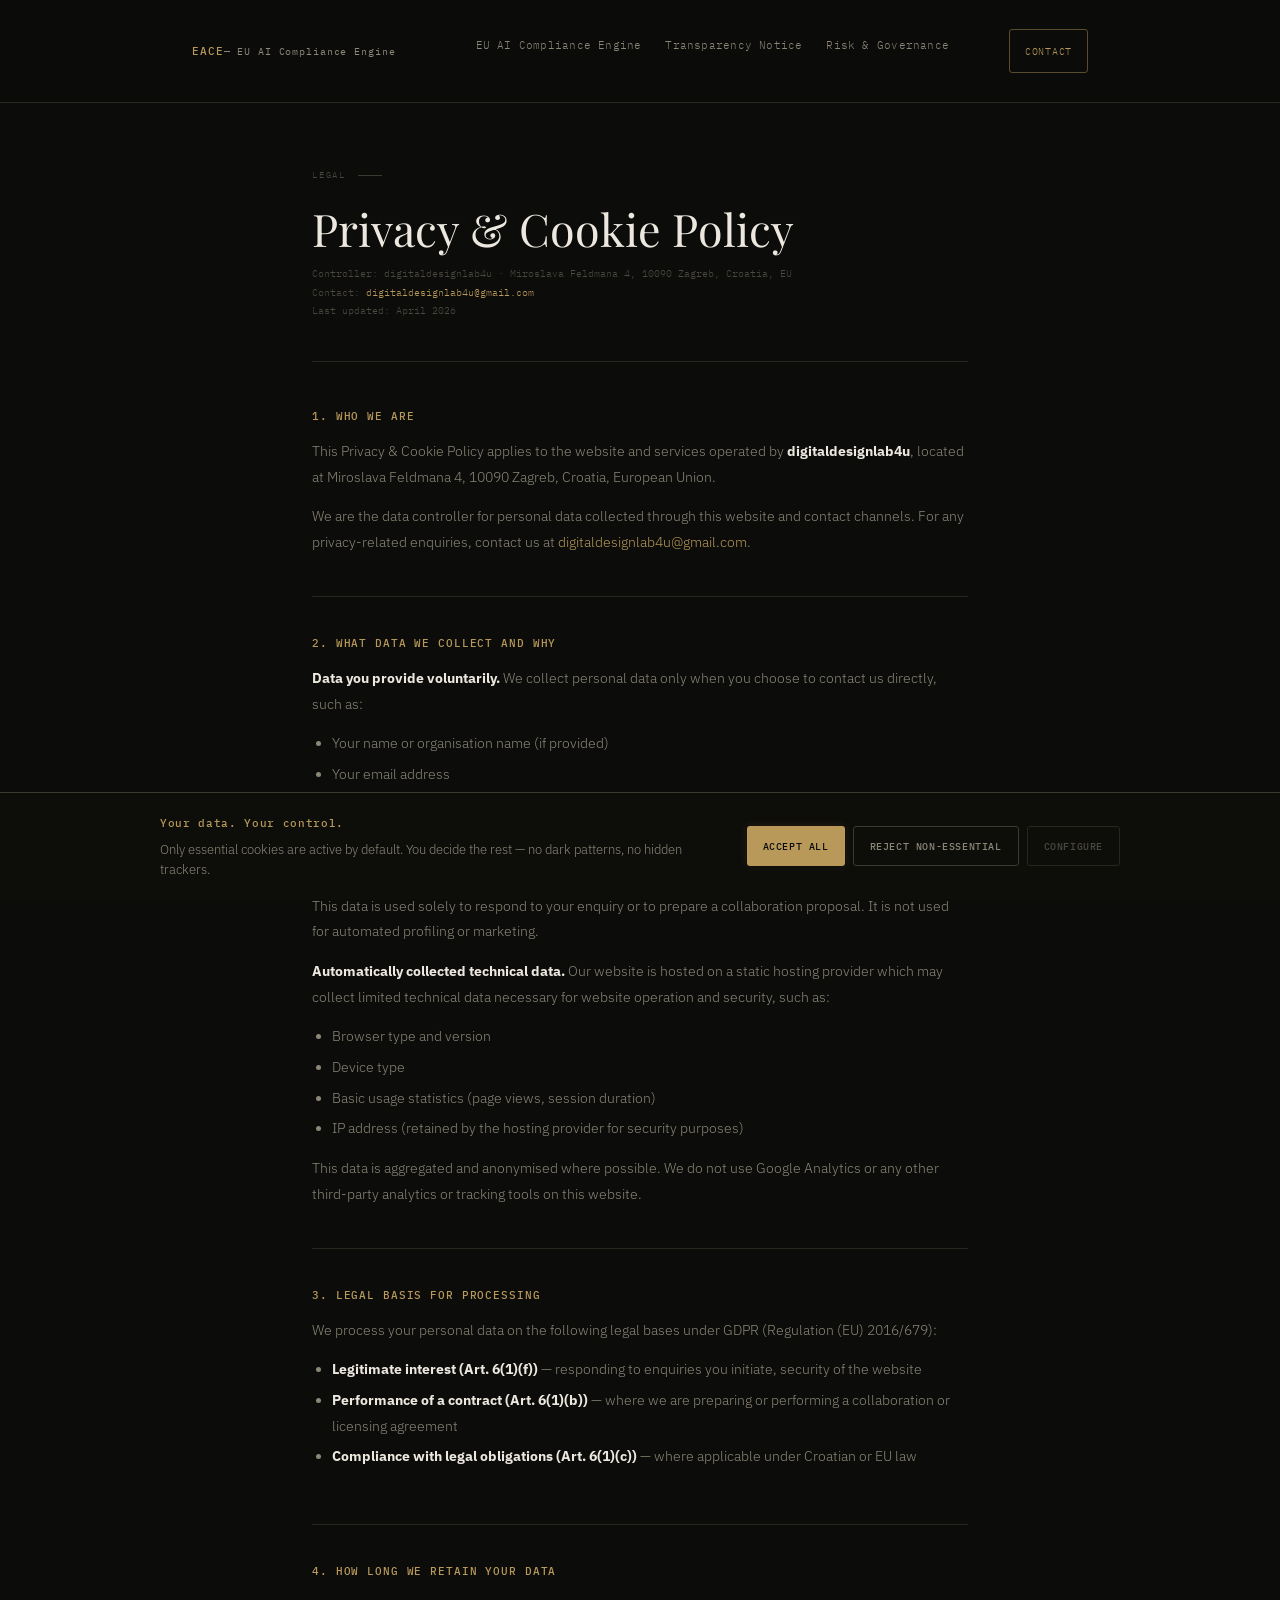
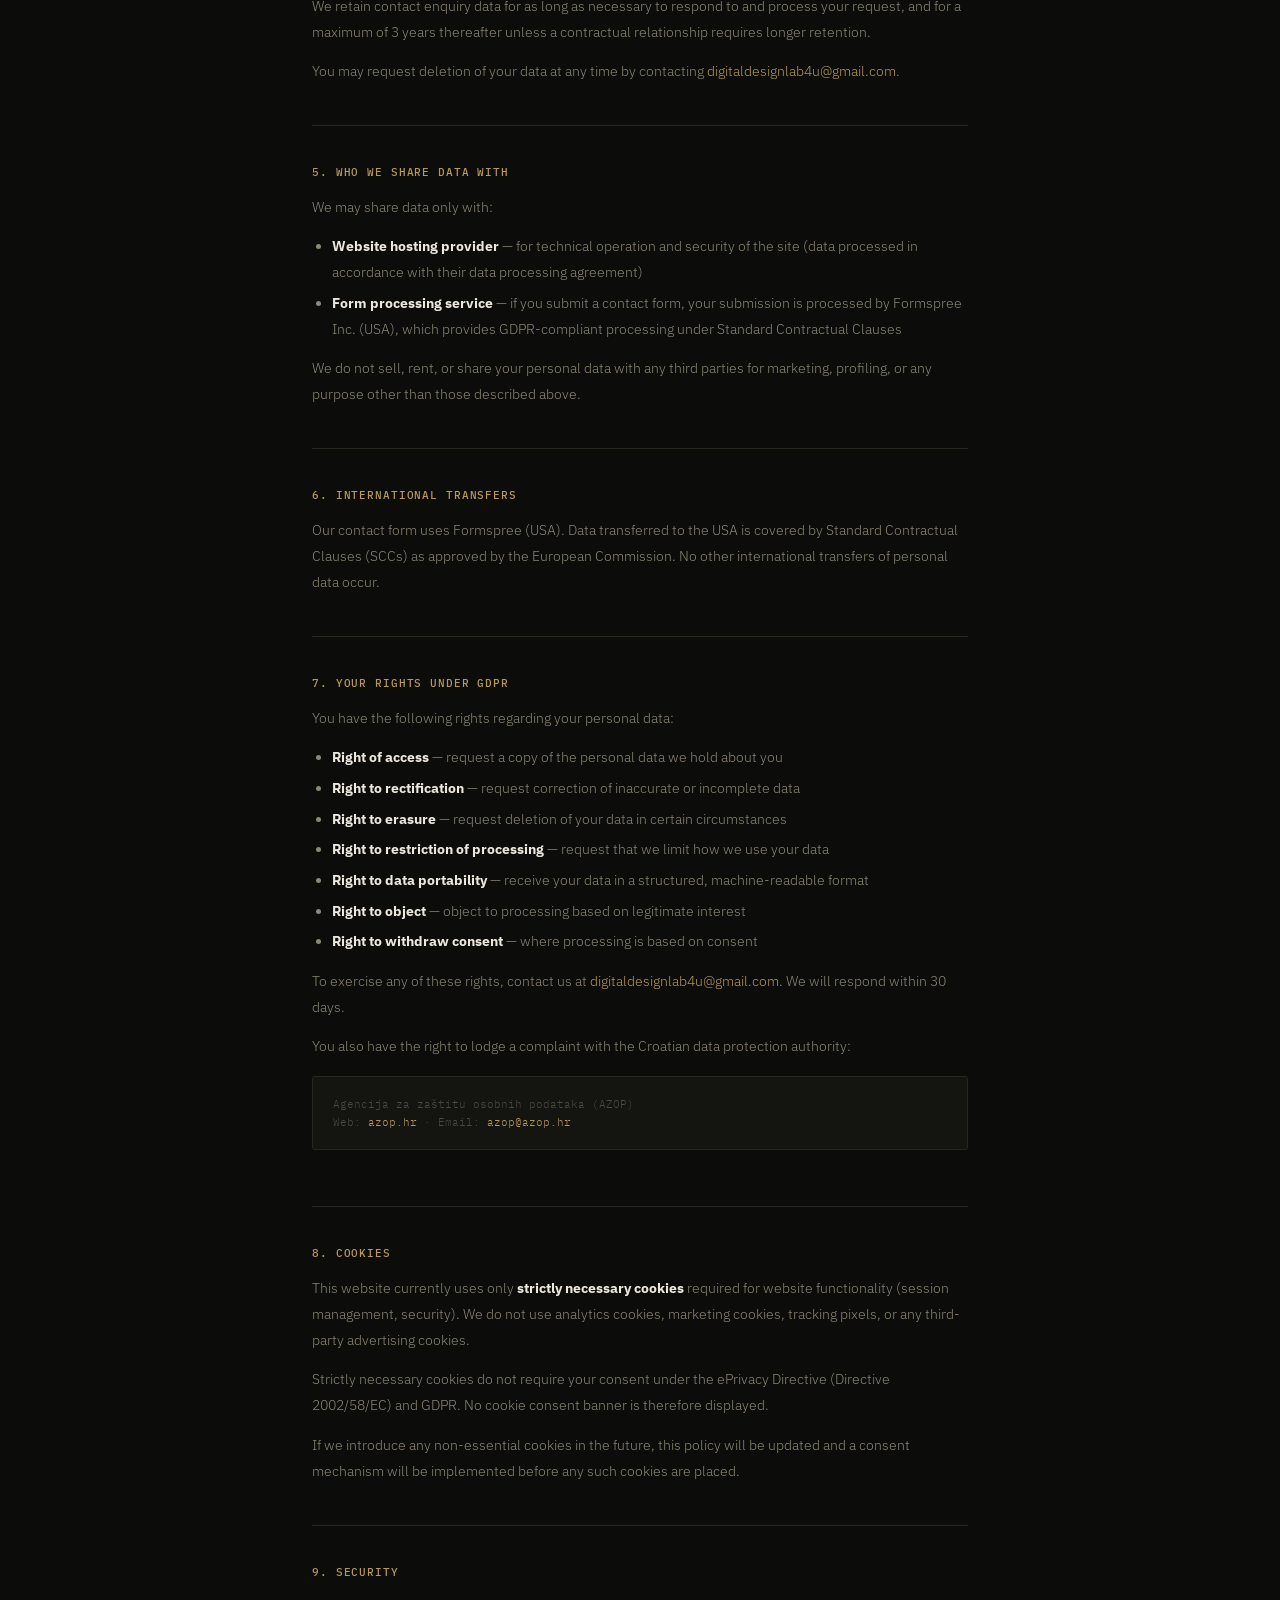
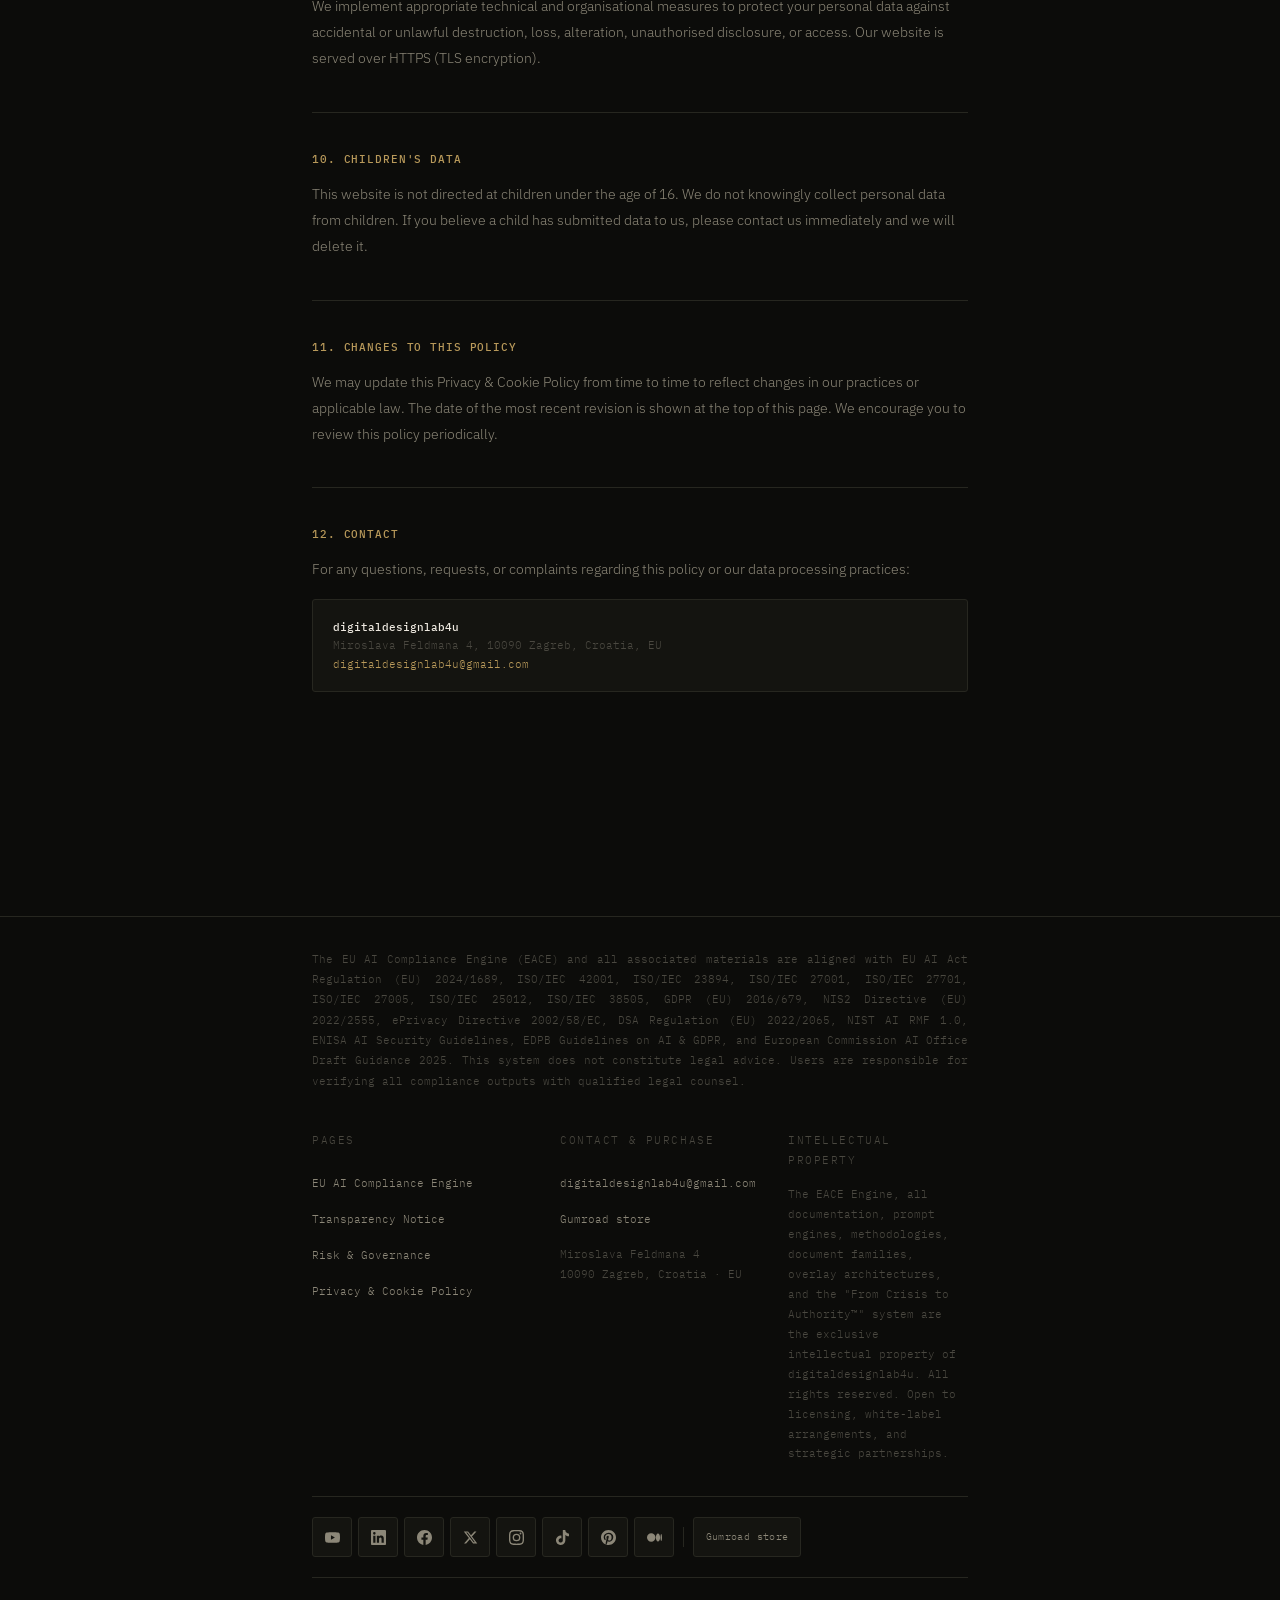
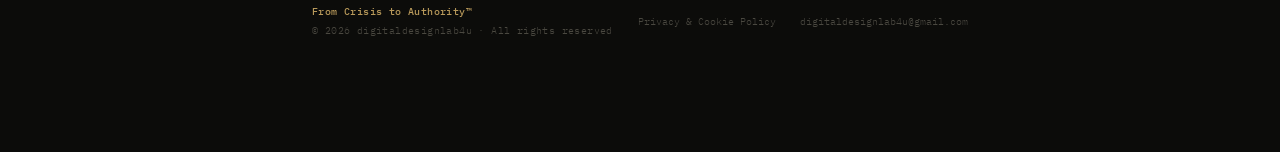
<file: privacy.html>
<!DOCTYPE html>
<html lang="en">
<head>
<meta charset="UTF-8">
<meta name="viewport" content="width=device-width, initial-scale=1.0">
<title>EACE — Privacy & Cookie Policy</title>
<meta name="description" content="Privacy and Cookie Policy for digitaldesignlab4u and the EU AI Compliance Engine (EACE).">
<meta name="robots" content="noindex, follow">
<link rel="preconnect" href="https://fonts.googleapis.com">
<link href="https://fonts.googleapis.com/css2?family=Playfair+Display:ital,wght@0,400;0,500;1,400&family=IBM+Plex+Mono:wght@400;500&family=IBM+Plex+Sans:wght@300;400;500&display=swap" rel="stylesheet">
<link rel="stylesheet" href="eace-style.css">
<style>
*{box-sizing:border-box;margin:0;padding:0}
:root{
  --serif:'Playfair Display',Georgia,serif;
  --sans:'IBM Plex Sans',-apple-system,sans-serif;
  --mono:'IBM Plex Mono',monospace;
  --bg:#0c0c0a;--bg2:#141410;--line:#272720;--line2:#3a3a30;
  --ink:#ede8df;--muted:#8c8778;--faint:#4a4840;--gold:#b8995a;--r:3px;
}
html{scroll-behavior:smooth}
body{overflow-x:hidden;background:var(--bg);color:var(--ink);font-family:var(--sans);font-weight:300;-webkit-font-smoothing:antialiased;line-height:1.7}
.wrap{max-width:720px;margin:0 auto;padding:0 2rem 5rem}
nav{background:rgba(12,12,10,0.97);border-bottom:0.5px solid var(--line);position:sticky;top:0;z-index:100}
.nav-inner{display:flex;align-items:center;justify-content:space-between;padding:1rem 2rem;max-width:960px;margin:0 auto;gap:1rem;flex-wrap:wrap}
.nav-logo{font-family:var(--mono);font-size:11px;font-weight:500;letter-spacing:0.08em;color:var(--gold);text-decoration:none}
.nav-logo span{color:var(--muted);font-weight:400}
.nav-links{display:flex;list-style:none;gap:2px;flex-wrap:wrap}
.nav-links a{font-family:var(--mono);font-size:10.5px;color:var(--muted);text-decoration:none;padding:5px 11px;border-radius:var(--r)}
.nav-links a:hover{color:var(--ink)}
.nav-contact{font-family:var(--mono);font-size:10px;letter-spacing:0.07em;text-transform:uppercase;color:var(--gold);border:0.5px solid rgba(184,153,90,0.45);padding:6px 15px;border-radius:var(--r);text-decoration:none}
.nav-contact:hover{background:rgba(184,153,90,0.07)}

header{padding:4rem 0 2.5rem;border-bottom:0.5px solid var(--line);margin-bottom:3rem}
.eyebrow{font-family:var(--mono);font-size:9px;letter-spacing:0.2em;color:var(--faint);text-transform:uppercase;margin-bottom:1.25rem}
h1{font-family:var(--serif);font-size:clamp(1.8rem,4vw,2.8rem);color:var(--ink);font-weight:400;line-height:1.1;margin-bottom:0.5rem}
.updated{font-family:var(--mono);font-size:10px;color:var(--faint);margin-top:0.75rem}

.policy-section{margin-bottom:2.5rem;padding-bottom:2.5rem;border-bottom:0.5px solid var(--line)}
.policy-section:last-child{border-bottom:none}
h2{font-family:var(--mono);font-size:11px;font-weight:500;letter-spacing:0.08em;text-transform:uppercase;color:var(--gold);margin-bottom:1rem}
p{font-size:14px;color:var(--muted);line-height:1.85;margin-bottom:0.85rem}
p:last-child{margin-bottom:0}
ul{margin:0.5rem 0 0.85rem 1.25rem;padding:0}
ul li{font-size:14px;color:var(--muted);line-height:1.85;margin-bottom:0.3rem}
a{color:var(--gold);text-decoration:none}
a:hover{opacity:0.75}
.highlight-box{background:var(--bg2);border:0.5px solid var(--line);border-radius:var(--r);padding:1.1rem 1.25rem;margin:1rem 0}
.highlight-box p{font-family:var(--mono);font-size:10.5px;color:var(--faint);line-height:1.75;margin:0}

footer{border-top:0.5px solid var(--line);padding:2rem 0;margin-top:3rem}
footer p{font-family:var(--mono);font-size:10px;color:var(--faint);line-height:1.9}
footer a{color:var(--muted);text-decoration:none}
footer a:hover{color:var(--gold)}

@media(max-width:600px){
  .nav-links{display:none !important}
  .nav-contact{display:none !important}
  .nav-logo span{display:none !important}
  .nav-inner{height:52px;padding:0 1.25rem !important}
}
@media(min-width:601px) and (max-width:900px){
  .nav-links a{font-size:9.5px !important;padding:3px 6px !important}
}
</style>





</head>
<body>

<nav id="main-nav" aria-label="Main navigation">
  <div class="nav-inner">
    <a href="eace_homepage.html" class="nav-logo" aria-label="EACE Home">EACE <span>— EU AI Compliance Engine</span></a>
    <ul class="nav-links">
      <li><a href="eace_homepage.html">EU AI Compliance Engine</a></li>
      <li><a href="transparency.html" >Transparency Notice</a></li>
      <li><a href="risk-governance.html" >Risk &amp; Governance</a></li>
    </ul>
        <a href="#" class="nav-contact">Contact</a>
    <button class="hamburger" id="hamburger" aria-label="Open navigation menu" aria-expanded="false" aria-controls="mobile-menu">
      <span></span><span></span><span></span>
    </button>
  </div>
</nav>
<!-- MOBILE MENU -->
<div class="mobile-menu" id="mobile-menu" role="navigation" aria-label="Mobile navigation">
  <a href="eace_homepage.html">EU AI Compliance Engine</a>
  <a href="transparency.html">Transparency Notice</a>
  <a href="risk-governance.html">Risk &amp; Governance</a>
  <a href="eace_homepage.html#contact" class="mm-contact">Contact →</a>
</div>

<div class="wrap">
<header>
  <p class="eyebrow">Legal</p>
  <h1>Privacy & Cookie Policy</h1>
  <p class="updated">Controller: digitaldesignlab4u · Miroslava Feldmana 4, 10090 Zagreb, Croatia, EU<br>
  Contact: <a href="mailto:digitaldesignlab4u@gmail.com">digitaldesignlab4u@gmail.com</a><br>
  Last updated: April 2026</p>
</header>

<div class="policy-section">
  <h2>1. Who we are</h2>
  <p>This Privacy & Cookie Policy applies to the website and services operated by <strong style="color:var(--ink)">digitaldesignlab4u</strong>, located at Miroslava Feldmana 4, 10090 Zagreb, Croatia, European Union.</p>
  <p>We are the data controller for personal data collected through this website and contact channels. For any privacy-related enquiries, contact us at <a href="mailto:digitaldesignlab4u@gmail.com">digitaldesignlab4u@gmail.com</a>.</p>
</div>

<div class="policy-section">
  <h2>2. What data we collect and why</h2>
  <p><strong style="color:var(--ink)">Data you provide voluntarily.</strong> We collect personal data only when you choose to contact us directly, such as:</p>
  <ul>
    <li>Your name or organisation name (if provided)</li>
    <li>Your email address</li>
    <li>The content of your message</li>
    <li>The type of enquiry you select</li>
    <li>Any additional information you choose to share</li>
  </ul>
  <p>This data is used solely to respond to your enquiry or to prepare a collaboration proposal. It is not used for automated profiling or marketing.</p>
  <p><strong style="color:var(--ink)">Automatically collected technical data.</strong> Our website is hosted on a static hosting provider which may collect limited technical data necessary for website operation and security, such as:</p>
  <ul>
    <li>Browser type and version</li>
    <li>Device type</li>
    <li>Basic usage statistics (page views, session duration)</li>
    <li>IP address (retained by the hosting provider for security purposes)</li>
  </ul>
  <p>This data is aggregated and anonymised where possible. We do not use Google Analytics or any other third-party analytics or tracking tools on this website.</p>
</div>

<div class="policy-section">
  <h2>3. Legal basis for processing</h2>
  <p>We process your personal data on the following legal bases under GDPR (Regulation (EU) 2016/679):</p>
  <ul>
    <li><strong style="color:var(--ink)">Legitimate interest (Art. 6(1)(f))</strong> — responding to enquiries you initiate, security of the website</li>
    <li><strong style="color:var(--ink)">Performance of a contract (Art. 6(1)(b))</strong> — where we are preparing or performing a collaboration or licensing agreement</li>
    <li><strong style="color:var(--ink)">Compliance with legal obligations (Art. 6(1)(c))</strong> — where applicable under Croatian or EU law</li>
  </ul>
</div>

<div class="policy-section">
  <h2>4. How long we retain your data</h2>
  <p>We retain contact enquiry data for as long as necessary to respond to and process your request, and for a maximum of 3 years thereafter unless a contractual relationship requires longer retention.</p>
  <p>You may request deletion of your data at any time by contacting <a href="mailto:digitaldesignlab4u@gmail.com">digitaldesignlab4u@gmail.com</a>.</p>
</div>

<div class="policy-section">
  <h2>5. Who we share data with</h2>
  <p>We may share data only with:</p>
  <ul>
    <li><strong style="color:var(--ink)">Website hosting provider</strong> — for technical operation and security of the site (data processed in accordance with their data processing agreement)</li>
    <li><strong style="color:var(--ink)">Form processing service</strong> — if you submit a contact form, your submission is processed by Formspree Inc. (USA), which provides GDPR-compliant processing under Standard Contractual Clauses</li>
  </ul>
  <p>We do not sell, rent, or share your personal data with any third parties for marketing, profiling, or any purpose other than those described above.</p>
</div>

<div class="policy-section">
  <h2>6. International transfers</h2>
  <p>Our contact form uses Formspree (USA). Data transferred to the USA is covered by Standard Contractual Clauses (SCCs) as approved by the European Commission. No other international transfers of personal data occur.</p>
</div>

<div class="policy-section">
  <h2>7. Your rights under GDPR</h2>
  <p>You have the following rights regarding your personal data:</p>
  <ul>
    <li><strong style="color:var(--ink)">Right of access</strong> — request a copy of the personal data we hold about you</li>
    <li><strong style="color:var(--ink)">Right to rectification</strong> — request correction of inaccurate or incomplete data</li>
    <li><strong style="color:var(--ink)">Right to erasure</strong> — request deletion of your data in certain circumstances</li>
    <li><strong style="color:var(--ink)">Right to restriction of processing</strong> — request that we limit how we use your data</li>
    <li><strong style="color:var(--ink)">Right to data portability</strong> — receive your data in a structured, machine-readable format</li>
    <li><strong style="color:var(--ink)">Right to object</strong> — object to processing based on legitimate interest</li>
    <li><strong style="color:var(--ink)">Right to withdraw consent</strong> — where processing is based on consent</li>
  </ul>
  <p>To exercise any of these rights, contact us at <a href="mailto:digitaldesignlab4u@gmail.com">digitaldesignlab4u@gmail.com</a>. We will respond within 30 days.</p>
  <p>You also have the right to lodge a complaint with the Croatian data protection authority:</p>
  <div class="highlight-box">
    <p>Agencija za zaštitu osobnih podataka (AZOP)<br>
    Web: <a href="https://azop.hr" target="_blank" rel="noopener">azop.hr</a> · Email: <a href="mailto:azop@azop.hr">azop@azop.hr</a></p>
  </div>
</div>

<div class="policy-section">
  <h2>8. Cookies</h2>
  <p>This website currently uses only <strong style="color:var(--ink)">strictly necessary cookies</strong> required for website functionality (session management, security). We do not use analytics cookies, marketing cookies, tracking pixels, or any third-party advertising cookies.</p>
  <p>Strictly necessary cookies do not require your consent under the ePrivacy Directive (Directive 2002/58/EC) and GDPR. No cookie consent banner is therefore displayed.</p>
  <p>If we introduce any non-essential cookies in the future, this policy will be updated and a consent mechanism will be implemented before any such cookies are placed.</p>
</div>

<div class="policy-section">
  <h2>9. Security</h2>
  <p>We implement appropriate technical and organisational measures to protect your personal data against accidental or unlawful destruction, loss, alteration, unauthorised disclosure, or access. Our website is served over HTTPS (TLS encryption).</p>
</div>

<div class="policy-section">
  <h2>10. Children's data</h2>
  <p>This website is not directed at children under the age of 16. We do not knowingly collect personal data from children. If you believe a child has submitted data to us, please contact us immediately and we will delete it.</p>
</div>

<div class="policy-section">
  <h2>11. Changes to this policy</h2>
  <p>We may update this Privacy & Cookie Policy from time to time to reflect changes in our practices or applicable law. The date of the most recent revision is shown at the top of this page. We encourage you to review this policy periodically.</p>
</div>

<div class="policy-section" style="border-bottom:none">
  <h2>12. Contact</h2>
  <p>For any questions, requests, or complaints regarding this policy or our data processing practices:</p>
  <div class="highlight-box">
    <p><strong style="color:var(--ink);font-weight:500">digitaldesignlab4u</strong><br>
    Miroslava Feldmana 4, 10090 Zagreb, Croatia, EU<br>
    <a href="mailto:digitaldesignlab4u@gmail.com">digitaldesignlab4u@gmail.com</a></p>
  </div>
</div>

</div><!-- /wrap -->

<footer>
  <div class="wrap">
    <p class="foot-legal">The EU AI Compliance Engine (EACE) and all associated materials are aligned with EU AI Act Regulation (EU) 2024/1689, ISO/IEC 42001, ISO/IEC 23894, ISO/IEC 27001, ISO/IEC 27701, ISO/IEC 27005, ISO/IEC 25012, ISO/IEC 38505, GDPR (EU) 2016/679, NIS2 Directive (EU) 2022/2555, ePrivacy Directive 2002/58/EC, DSA Regulation (EU) 2022/2065, NIST AI RMF 1.0, ENISA AI Security Guidelines, EDPB Guidelines on AI &amp; GDPR, and European Commission AI Office Draft Guidance 2025. This system does not constitute legal advice. Users are responsible for verifying all compliance outputs with qualified legal counsel.</p>
    <div class="foot-main">
      <div class="foot-col">
        <p class="foot-col-title">Pages</p>
        <a href="eace_homepage.html">EU AI Compliance Engine</a>
        <a href="transparency.html">Transparency Notice</a>
        <a href="risk-governance.html">Risk &amp; Governance</a>
        <a href="privacy.html">Privacy &amp; Cookie Policy</a>
      </div>
      <div class="foot-col">
        <p class="foot-col-title">Contact &amp; purchase</p>
        <a href="mailto:digitaldesignlab4u@gmail.com">digitaldesignlab4u@gmail.com</a>
        <a href="https://designforge28.gumroad.com" target="_blank" rel="noopener">Gumroad store</a>
        <p style="margin-top:0.5rem">Miroslava Feldmana 4<br>10090 Zagreb, Croatia · EU</p>
      </div>
      <div class="foot-col">
        <p class="foot-col-title">Intellectual property</p>
        <p>The EACE Engine, all documentation, prompt engines, methodologies, document families, overlay architectures, and the "From Crisis to Authority™" system are the exclusive intellectual property of digitaldesignlab4u. All rights reserved. Open to licensing, white-label arrangements, and strategic partnerships.</p>
      </div>
    </div>
    <div class="foot-social-bar" role="navigation" aria-label="Social media and external links">
      <a href="https://www.youtube.com/@DigitalDesignLab4u" class="sico" target="_blank" rel="noopener" aria-label="YouTube"><svg viewBox="0 0 24 24"><path d="M23.498 6.186a3.016 3.016 0 0 0-2.122-2.136C19.505 3.545 12 3.545 12 3.545s-7.505 0-9.377.505A3.017 3.017 0 0 0 .502 6.186C0 8.07 0 12 0 12s0 3.93.502 5.814a3.016 3.016 0 0 0 2.122 2.136c1.871.505 9.376.505 9.376.505s7.505 0 9.377-.505a3.015 3.015 0 0 0 2.122-2.136C24 15.93 24 12 24 12s0-3.93-.502-5.814zM9.545 15.568V8.432L15.818 12l-6.273 3.568z"/></svg></a>
      <a href="https://www.linkedin.com/in/digital-design-lab/" class="sico" target="_blank" rel="noopener" aria-label="LinkedIn"><svg viewBox="0 0 24 24"><path d="M20.447 20.452h-3.554v-5.569c0-1.328-.027-3.037-1.852-3.037-1.853 0-2.136 1.445-2.136 2.939v5.667H9.351V9h3.414v1.561h.046c.477-.9 1.637-1.85 3.37-1.85 3.601 0 4.267 2.37 4.267 5.455v6.286zM5.337 7.433a2.062 2.062 0 0 1-2.063-2.065 2.064 2.064 0 1 1 2.063 2.065zm1.782 13.019H3.555V9h3.564v11.452zM22.225 0H1.771C.792 0 0 .774 0 1.729v20.542C0 23.227.792 24 1.771 24h20.451C23.2 24 24 23.227 24 22.271V1.729C24 .774 23.2 0 22.222 0h.003z"/></svg></a>
      <a href="https://www.facebook.com/profile.php?id=61585210434590" class="sico" target="_blank" rel="noopener" aria-label="Facebook"><svg viewBox="0 0 24 24"><path d="M24 12.073c0-6.627-5.373-12-12-12s-12 5.373-12 12c0 5.99 4.388 10.954 10.125 11.854v-8.385H7.078v-3.47h3.047V9.43c0-3.007 1.792-4.669 4.533-4.669 1.312 0 2.686.235 2.686.235v2.953H15.83c-1.491 0-1.956.925-1.956 1.874v2.25h3.328l-.532 3.47h-2.796v8.385C19.612 23.027 24 18.062 24 12.073z"/></svg></a>
      <a href="https://x.com/DLab4u" class="sico" target="_blank" rel="noopener" aria-label="X / Twitter"><svg viewBox="0 0 24 24"><path d="M18.244 2.25h3.308l-7.227 8.26 8.502 11.24H16.17l-5.214-6.817L4.99 21.75H1.68l7.73-8.835L1.254 2.25H8.08l4.713 6.231zm-1.161 17.52h1.833L7.084 4.126H5.117z"/></svg></a>
      <a href="https://www.instagram.com/digitaldesignlabfouru/" class="sico" target="_blank" rel="noopener" aria-label="Instagram"><svg viewBox="0 0 24 24"><path d="M12 2.163c3.204 0 3.584.012 4.85.07 3.252.148 4.771 1.691 4.919 4.919.058 1.265.069 1.645.069 4.849 0 3.205-.012 3.584-.069 4.849-.149 3.225-1.664 4.771-4.919 4.919-1.266.058-1.644.07-4.85.07-3.204 0-3.584-.012-4.849-.07-3.26-.149-4.771-1.699-4.919-4.92-.058-1.265-.07-1.644-.07-4.849 0-3.204.013-3.583.07-4.849.149-3.227 1.664-4.771 4.919-4.919 1.266-.057 1.645-.069 4.849-.069zM12 0C8.741 0 8.333.014 7.053.072 2.695.272.273 2.69.073 7.052.014 8.333 0 8.741 0 12c0 3.259.014 3.668.072 4.948.2 4.358 2.618 6.78 6.98 6.98C8.333 23.986 8.741 24 12 24c3.259 0 3.668-.014 4.948-.072 4.354-.2 6.782-2.618 6.979-6.98.059-1.28.073-1.689.073-4.948 0-3.259-.014-3.667-.072-4.947-.196-4.354-2.617-6.78-6.979-6.98C15.668.014 15.259 0 12 0zm0 5.838a6.162 6.162 0 1 0 0 12.324 6.162 6.162 0 0 0 0-12.324zM12 16a4 4 0 1 1 0-8 4 4 0 0 1 0 8zm6.406-11.845a1.44 1.44 0 1 0 0 2.881 1.44 1.44 0 0 0 0-2.881z"/></svg></a>
      <a href="https://www.tiktok.com/@digitaldesignlab4u" class="sico" target="_blank" rel="noopener" aria-label="TikTok"><svg viewBox="0 0 24 24"><path d="M12.525.02c1.31-.02 2.61-.01 3.91-.02.08 1.53.63 3.09 1.75 4.17 1.12 1.11 2.7 1.62 4.24 1.79v4.03c-1.44-.05-2.89-.35-4.2-.97-.57-.26-1.1-.59-1.62-.93-.01 2.92.01 5.84-.02 8.75-.08 1.4-.54 2.79-1.35 3.94-1.31 1.92-3.58 3.17-5.91 3.21-1.43.08-2.86-.31-4.08-1.03-2.02-1.19-3.44-3.37-3.65-5.71-.02-.5-.03-1-.01-1.49.18-1.9 1.12-3.72 2.58-4.96 1.66-1.44 3.98-2.13 6.15-1.72.02 1.48-.04 2.96-.04 4.44-.99-.32-2.15-.23-3.02.37-.63.41-1.11 1.04-1.36 1.75-.21.51-.15 1.07-.14 1.61.24 1.64 1.82 3.02 3.5 2.87 1.12-.01 2.19-.66 2.77-1.61.19-.33.4-.67.41-1.06.1-1.79.06-3.57.07-5.36.01-4.03-.01-8.05.02-12.07z"/></svg></a>
      <a href="https://www.pinterest.com/digitaldesign1981/" class="sico" target="_blank" rel="noopener" aria-label="Pinterest"><svg viewBox="0 0 24 24"><path d="M12 0C5.373 0 0 5.373 0 12c0 5.084 3.163 9.426 7.627 11.174-.105-.949-.2-2.405.042-3.441.218-.937 1.407-5.965 1.407-5.965s-.359-.719-.359-1.782c0-1.668.967-2.914 2.171-2.914 1.023 0 1.518.769 1.518 1.69 0 1.029-.655 2.568-.994 3.995-.283 1.194.599 2.169 1.777 2.169 2.133 0 3.772-2.249 3.772-5.495 0-2.873-2.064-4.882-5.012-4.882-3.414 0-5.418 2.561-5.418 5.207 0 1.031.397 2.138.893 2.738a.36.36 0 0 1 .083.345l-.333 1.36c-.053.22-.174.267-.402.161-1.499-.698-2.436-2.889-2.436-4.649 0-3.785 2.75-7.262 7.929-7.262 4.163 0 7.398 2.967 7.398 6.931 0 4.136-2.607 7.464-6.227 7.464-1.216 0-2.359-.632-2.75-1.378l-.748 2.853c-.271 1.043-1.002 2.35-1.492 3.146C9.57 23.812 10.763 24 12 24c6.627 0 12-5.373 12-12S18.627 0 12 0z"/></svg></a>
      <a href="https://medium.com/@digitaldesignlab4u" class="sico" target="_blank" rel="noopener" aria-label="Medium"><svg viewBox="0 0 24 24"><path d="M13.54 12a6.8 6.8 0 0 1-6.77 6.82A6.8 6.8 0 0 1 0 12a6.8 6.8 0 0 1 6.77-6.82A6.8 6.8 0 0 1 13.54 12zM20.96 12c0 3.54-1.51 6.42-3.38 6.42-1.87 0-3.39-2.88-3.39-6.42s1.52-6.42 3.39-6.42 3.38 2.88 3.38 6.42M24 12c0 3.17-.53 5.75-1.19 5.75-.66 0-1.19-2.58-1.19-5.75s.53-5.75 1.19-5.75C23.47 6.25 24 8.83 24 12z"/></svg></a>
      <div class="sdiv"></div>
      <a href="https://designforge28.gumroad.com" class="sico-text" target="_blank" rel="noopener" aria-label="Gumroad store">Gumroad store</a>
    </div>
    <div class="foot-bottom">
      <div class="foot-brand"><strong>From Crisis to Authority™</strong>© 2026 digitaldesignlab4u · All rights reserved</div>
      <div class="foot-links-bottom">
        <a href="privacy.html">Privacy &amp; Cookie Policy</a>
        <a href="mailto:digitaldesignlab4u@gmail.com">digitaldesignlab4u@gmail.com</a>
      </div>
    </div>
  </div>
</footer>


<!-- COOKIE BANNER -->
<div id="cookie-banner" role="dialog" aria-label="Cookie consent">
  <div class="cookie-banner-inner">
    <div class="cookie-banner-text">
      <p class="cookie-banner-title">Your data. Your control.</p>
      <p class="cookie-banner-desc">Only essential cookies are active by default. You decide the rest &mdash; no dark patterns, no hidden trackers.</p>
    </div>
    <div class="cookie-banner-btns">
      <button class="cb-btn cb-accept" onclick="acceptAll()">Accept all</button>
      <button class="cb-btn cb-reject" onclick="rejectNonEssential()">Reject non-essential</button>
      <button class="cb-btn cb-config" onclick="openPanel()">Configure</button>
    </div>
  </div>
</div>
<div id="cookie-panel" role="dialog" aria-modal="true">
  <div class="cookie-panel-inner">
    <div class="cp-header">
      <p class="cp-title">Cookie preferences</p>
      <button class="cp-close" onclick="closePanel()">&times;</button>
    </div>
    <p class="cp-intro">Essential cookies keep the site working. Optional categories are off by default. Your choice is saved locally and never shared.</p>
    <div class="cc-list">
      <div class="cc-item">
        <div class="cc-header" onclick="toggleCcItem(this)">
          <div class="cc-toggle-wrap"><input type="checkbox" class="cc-toggle" checked disabled><div class="cc-track"><div class="cc-thumb"></div></div></div>
          <div class="cc-info"><p class="cc-name">Essential</p><p class="cc-desc">Required for the website to function.</p></div>
          <span class="cc-badge badge-required">Always active</span>
        </div>
      </div>
      <div class="cc-item">
        <div class="cc-header" onclick="toggleCcItem(this)">
          <div class="cc-toggle-wrap"><input type="checkbox" class="cc-toggle" id="toggle-analytics"><div class="cc-track"><div class="cc-thumb"></div></div></div>
          <div class="cc-info"><p class="cc-name">Analytics</p><p class="cc-desc">Plausible Analytics &mdash; cookieless, GDPR-compliant, EU-hosted.</p></div>
          <span class="cc-badge badge-optional">Optional</span>
        </div>
      </div>
      <div class="cc-item">
        <div class="cc-header" onclick="toggleCcItem(this)">
          <div class="cc-toggle-wrap"><input type="checkbox" class="cc-toggle" id="toggle-media"><div class="cc-track"><div class="cc-thumb"></div></div></div>
          <div class="cc-info"><p class="cc-name">Embedded media</p><p class="cc-desc">YouTube video playback on-page (youtube-nocookie.com).</p></div>
          <span class="cc-badge badge-optional">Optional</span>
        </div>
      </div>
    </div>
    <div class="cp-footer">
      <button class="cp-accept-all" onclick="acceptAll();closePanel()">Accept all</button>
      <button class="cp-save" onclick="savePanel()">Save preferences</button>
    </div>
  </div>
</div>


<script>

</script>
<script src="eace-shared.js"></script>

<script>
(function(){
  var btn=document.getElementById('hamburger');
  var menu=document.getElementById('mobile-menu');
  if(!btn||!menu)return;
  btn.addEventListener('click',function(){
    var o=menu.classList.toggle('open');
    btn.classList.toggle('open',o);
    btn.setAttribute('aria-expanded',o?'true':'false');
    document.body.style.overflow=o?'hidden':'';
  });
  document.addEventListener('click',function(e){
    if(!btn.contains(e.target)&&!menu.contains(e.target)){
      menu.classList.remove('open');btn.classList.remove('open');
      btn.setAttribute('aria-expanded','false');document.body.style.overflow='';
    }
  });
  menu.querySelectorAll('a').forEach(function(a){
    a.addEventListener('click',function(){
      menu.classList.remove('open');btn.classList.remove('open');
      btn.setAttribute('aria-expanded','false');document.body.style.overflow='';
    });
  });
})();
</script>







</body>
</html>
</file>
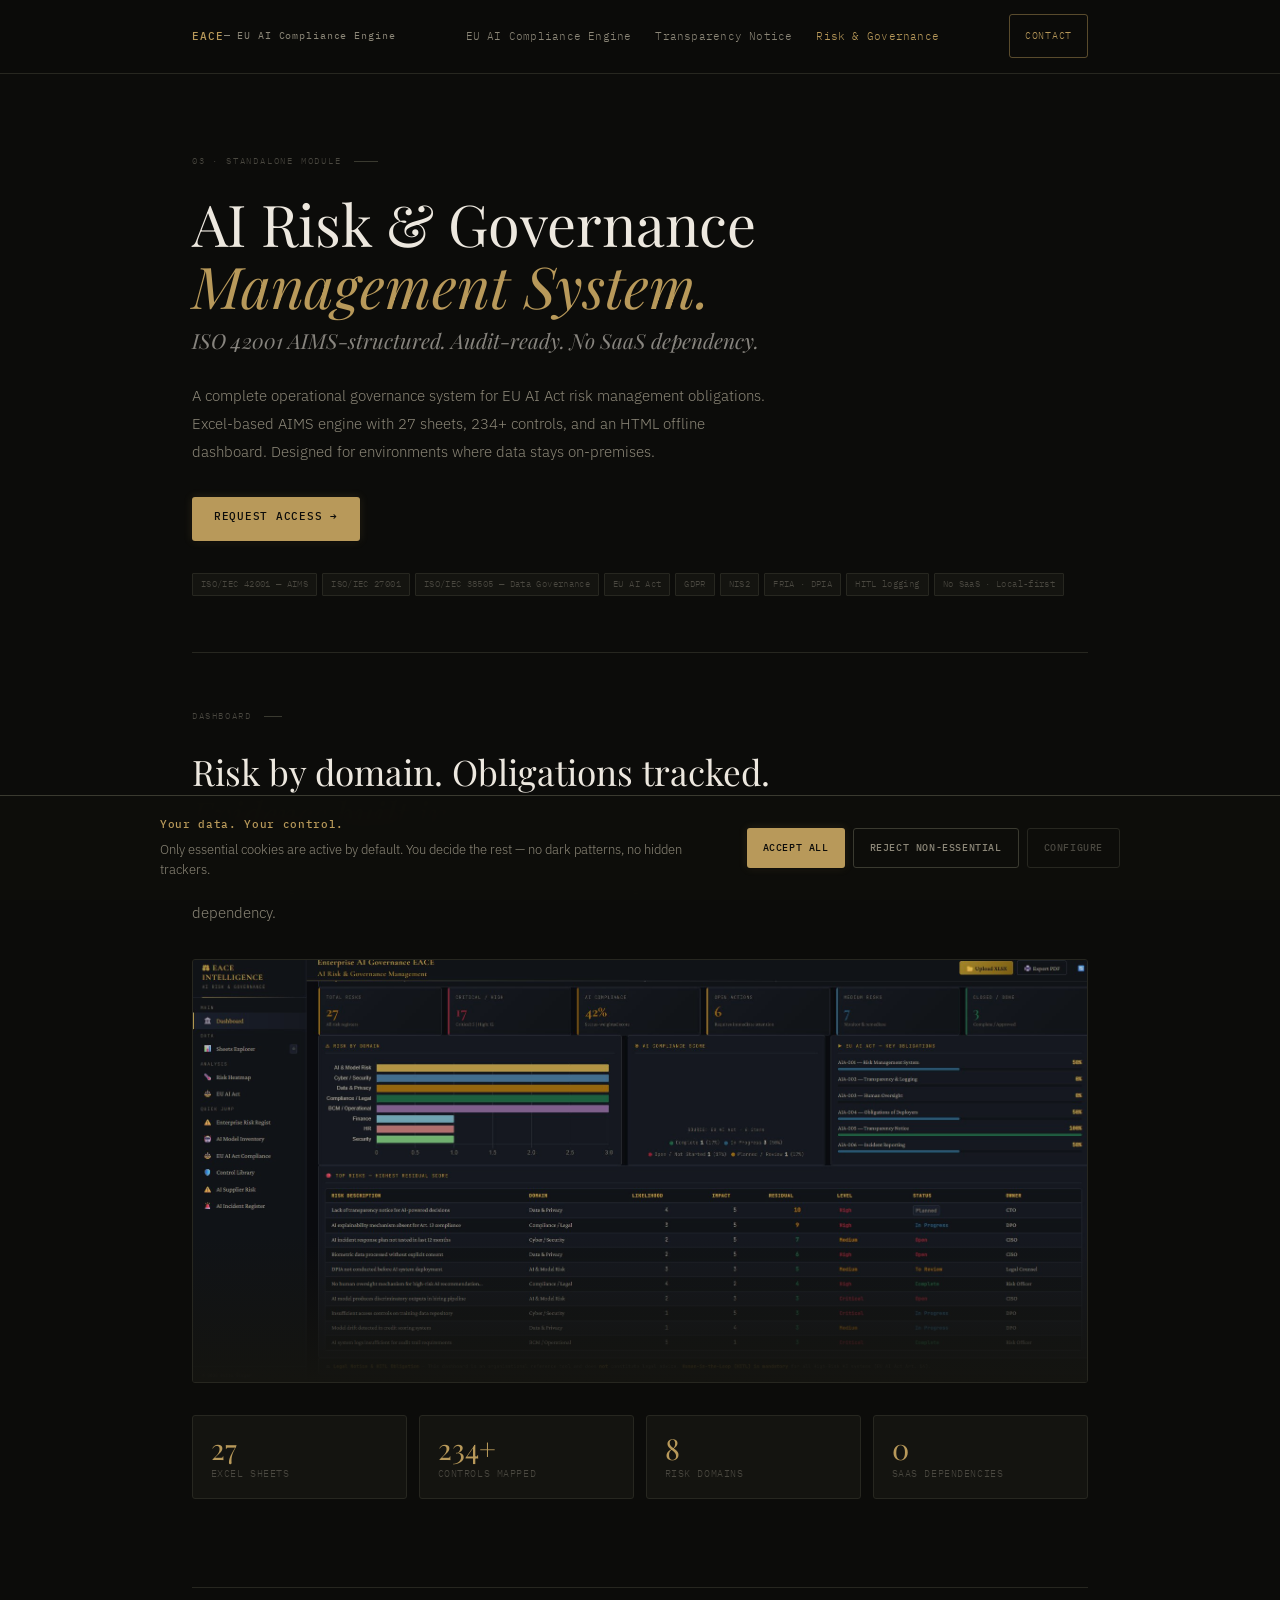
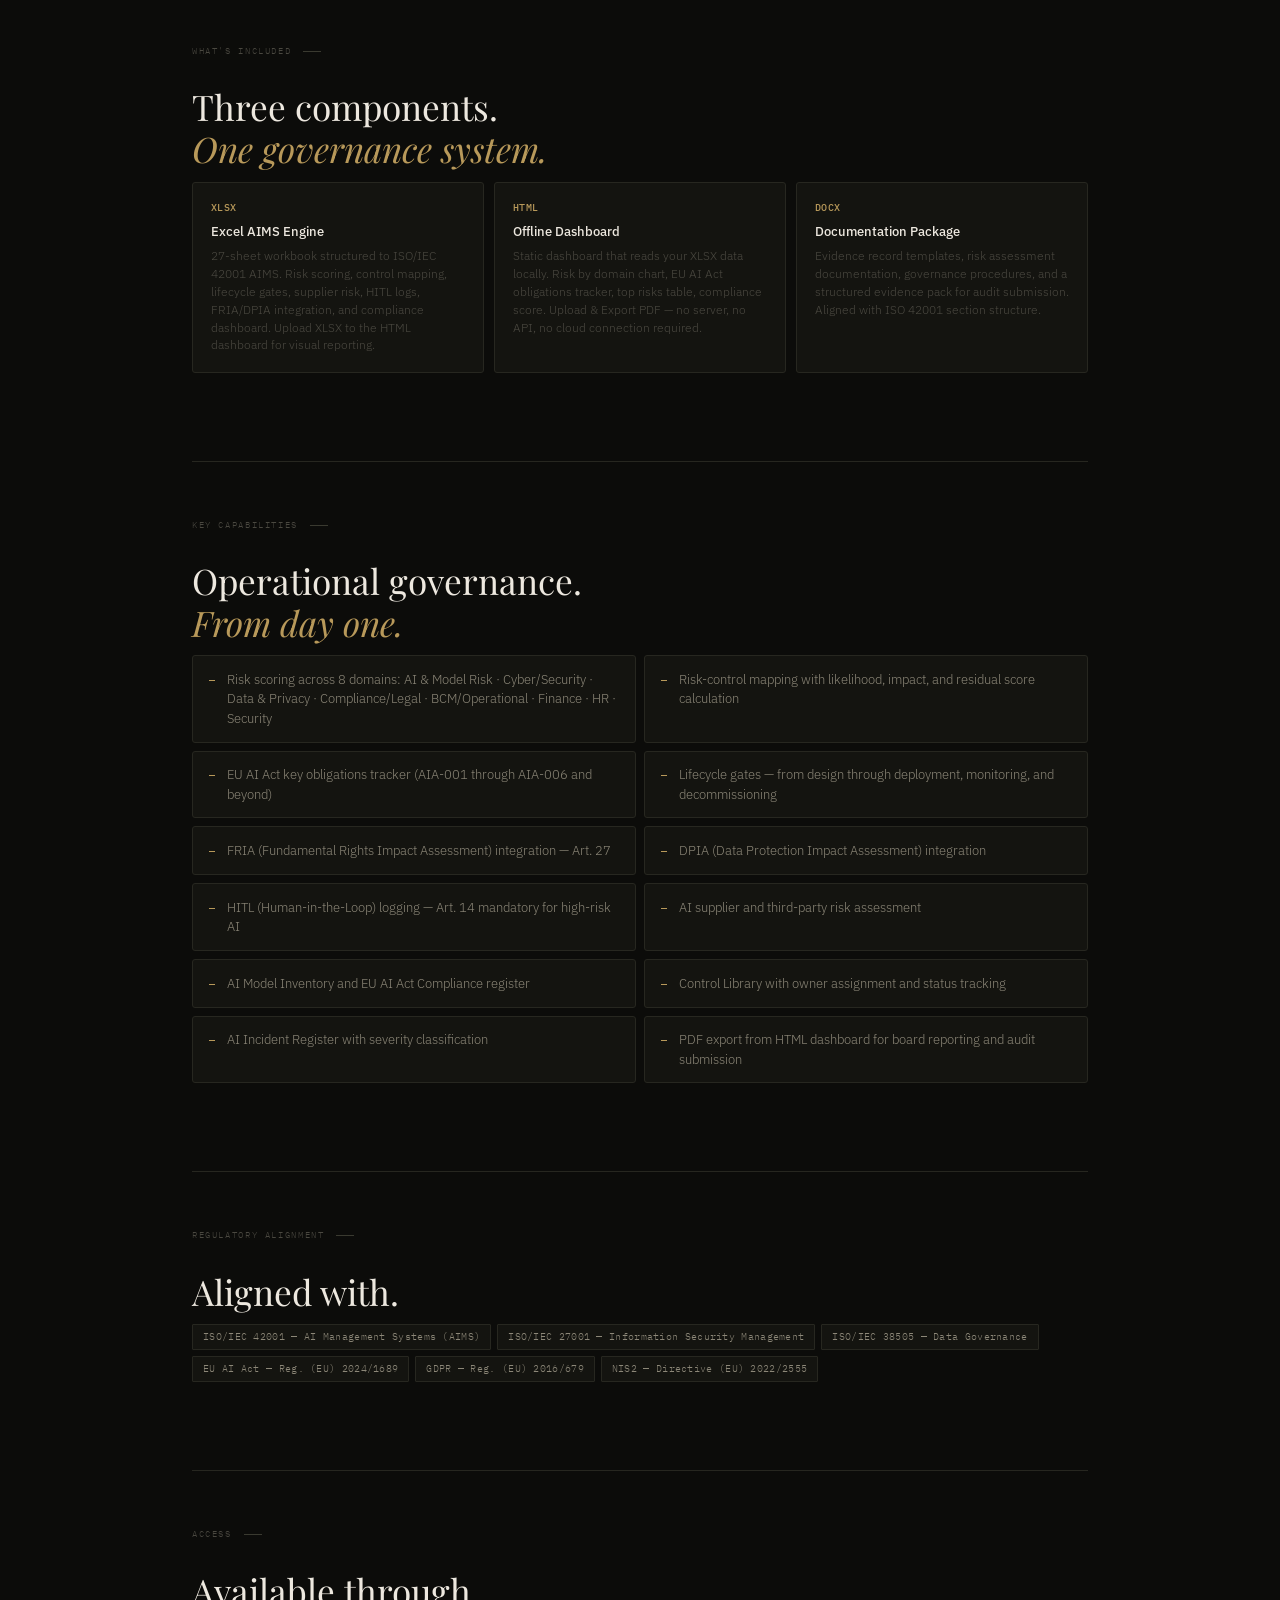
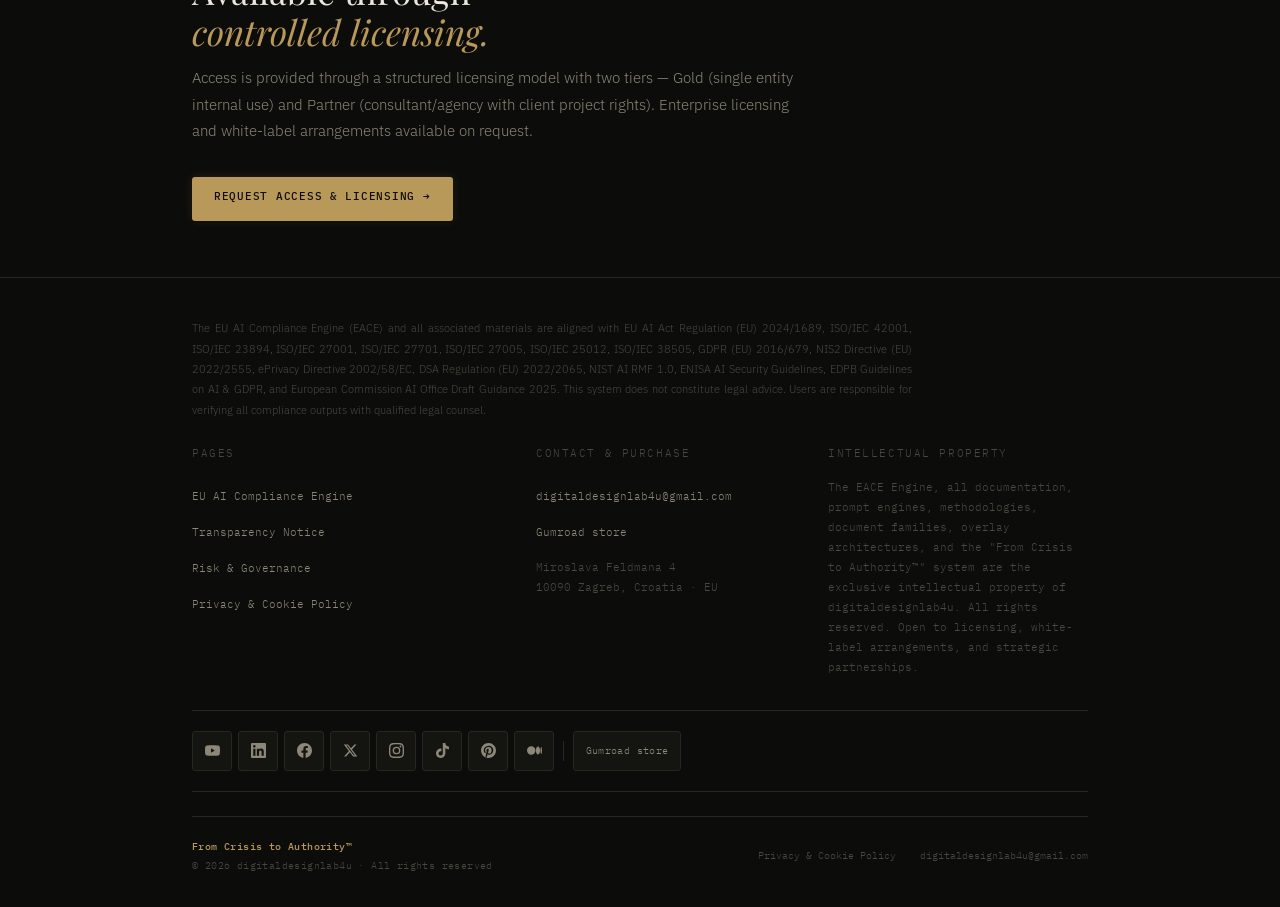
<file: risk-governance.html>
<!DOCTYPE html>
<html lang="en">
<head>
<meta charset="UTF-8">
<meta name="viewport" content="width=device-width, initial-scale=1.0">
<title>EACE — Risk & Governance</title>
<meta name="description" content="ISO 42001 AIMS-structured Excel engine with 27 sheets, 234+ controls. Risk scoring, lifecycle gates, FRIA/DPIA, HITL logging. HTML offline dashboard. No SaaS dependency.">
<meta name="keywords" content="AI risk management, ISO 42001, AI governance, FRIA, DPIA, HITL, EU AI Act risk, risk scoring, compliance dashboard, AI governance system">
<meta property="og:title" content="AI Risk & Governance Management System — ISO/IEC 42001 | From Crisis to Authority™">
<meta name="robots" content="index, follow">
<link rel="preconnect" href="https://fonts.googleapis.com">
<link href="https://fonts.googleapis.com/css2?family=Playfair+Display:ital,wght@0,400;0,500;1,400&family=IBM+Plex+Mono:wght@400;500&family=IBM+Plex+Sans:wght@300;400;500&display=swap" rel="stylesheet">
<link rel="stylesheet" href="eace-style.css">
<style>
*{box-sizing:border-box;margin:0;padding:0}
:root{
  --serif:'Playfair Display',Georgia,serif;
  --sans:'IBM Plex Sans',-apple-system,sans-serif;
  --mono:'IBM Plex Mono',monospace;
  --bg:#0c0c0a;--bg2:#141410;--bg3:#1a1a16;
  --line:#272720;--line2:#3a3a30;
  --ink:#ede8df;--muted:#8c8778;--faint:#4a4840;
  --gold:#b8995a;--green:#6b8f71;--r:3px;
}
html{scroll-behavior:smooth}
body{overflow-x:hidden;background:var(--bg);color:var(--ink);font-family:var(--sans);font-weight:300;-webkit-font-smoothing:antialiased;line-height:1.6}
.wrap{max-width:960px;margin:0 auto;padding:0 2rem}
img{max-width:100%;display:block}

nav{position:sticky;top:0;z-index:100;background:rgba(12,12,10,0.97);backdrop-filter:blur(10px);border-bottom:0.5px solid var(--line)}
.nav-inner{display:flex;align-items:center;justify-content:space-between;padding:0.9rem 2rem;max-width:960px;margin:0 auto;gap:1rem;flex-wrap:wrap}
.nav-logo{font-family:var(--mono);font-size:11px;font-weight:500;letter-spacing:0.08em;color:var(--gold);text-decoration:none;white-space:nowrap}
.nav-logo span{color:var(--muted);font-weight:400}
.nav-links{display:flex;list-style:none;flex-wrap:wrap;gap:2px}
.nav-links a{font-family:var(--mono);font-size:10.5px;color:var(--muted);text-decoration:none;padding:5px 11px;border-radius:var(--r);transition:color 0.15s}
.nav-links a:hover{color:var(--ink)}
.nav-links a.active{color:var(--gold)}
.nav-contact{font-family:var(--mono);font-size:10px;letter-spacing:0.07em;text-transform:uppercase;color:var(--gold);border:0.5px solid rgba(184,153,90,0.45);padding:6px 15px;border-radius:var(--r);text-decoration:none}
.nav-contact:hover{background:rgba(184,153,90,0.08)}

.hero{padding:5rem 0 3.5rem;border-bottom:0.5px solid var(--line)}
.eyebrow{font-family:var(--mono);font-size:9px;letter-spacing:0.2em;color:var(--faint);text-transform:uppercase;margin-bottom:1.5rem;display:flex;align-items:center;gap:12px}
.eyebrow::after{content:'';display:inline-block;width:24px;height:0.5px;background:var(--line2)}
h1{font-family:var(--serif);font-size:clamp(2.2rem,5vw,3.6rem);color:var(--ink);font-weight:400;line-height:1.08;max-width:700px;margin-bottom:0.6rem}
h1 em{font-style:italic;color:var(--gold)}
.hero-sub{font-family:var(--serif);font-size:clamp(1rem,2vw,1.3rem);color:rgba(237,232,223,0.55);font-style:italic;max-width:580px;margin-bottom:1.75rem;line-height:1.35}
.hero-desc{font-size:15px;color:var(--muted);line-height:1.85;max-width:580px;margin-bottom:2rem}
.btn{font-family:var(--mono);font-size:10.5px;font-weight:500;letter-spacing:0.07em;text-transform:uppercase;text-decoration:none;border:none;cursor:pointer;border-radius:var(--r);display:inline-block;transition:opacity 0.15s}
.btn-primary{background:var(--gold);color:var(--bg);padding:11px 22px}
.btn-primary:hover{opacity:0.87}
.atags{display:flex;flex-wrap:wrap;gap:5px;margin-top:2rem}
.atag{font-family:var(--mono);font-size:9px;color:var(--faint);background:var(--bg2);border:0.5px solid var(--line);padding:3px 8px;border-radius:1px;letter-spacing:0.04em}

.sec{padding:3.5rem 0;border-bottom:0.5px solid var(--line)}
.sec-label{font-family:var(--mono);font-size:9px;letter-spacing:0.18em;color:var(--faint);text-transform:uppercase;margin-bottom:1.75rem;display:flex;align-items:center;gap:12px}
.sec-label::after{content:'';display:inline-block;width:18px;height:0.5px;background:var(--line2)}
h2{font-family:var(--serif);font-size:clamp(1.5rem,3.5vw,2.2rem);line-height:1.18;color:var(--ink);margin-bottom:0.75rem;font-weight:400}
h2 em{font-style:italic;color:var(--gold)}
.sec-intro{font-size:14.5px;color:var(--muted);line-height:1.85;max-width:620px;margin-bottom:2rem}

.scr-wrap{position:relative;border:0.5px solid var(--line);border-radius:var(--r);overflow:hidden;background:var(--bg2);margin-bottom:2rem}
.scr-wrap img{width:100%;display:block;opacity:0.88}
.scr-mask-bottom{position:absolute;bottom:0;left:0;right:0;height:35%;background:linear-gradient(to bottom,transparent,var(--bg2))}

.stats-row{display:grid;grid-template-columns:repeat(4,1fr);gap:12px;margin-bottom:2rem}
@media(max-width:640px){.stats-row{grid-template-columns:1fr 1fr}}
.stat{background:var(--bg2);border:0.5px solid var(--line);border-radius:var(--r);padding:1.1rem}
.stat-val{font-family:var(--serif);font-size:1.8rem;color:var(--gold);line-height:1;margin-bottom:0.25rem}
.stat-label{font-family:var(--mono);font-size:9.5px;color:var(--faint);letter-spacing:0.06em;text-transform:uppercase;line-height:1.45}

.components-grid{display:grid;grid-template-columns:repeat(3,1fr);gap:10px;margin-bottom:2rem}
@media(max-width:640px){.components-grid{grid-template-columns:1fr 1fr}}
.comp{background:var(--bg2);border:0.5px solid var(--line);border-radius:var(--r);padding:1.1rem}
.comp-type{font-family:var(--mono);font-size:9.5px;font-weight:500;color:var(--gold);margin-bottom:0.4rem;letter-spacing:0.06em}
.comp-name{font-size:13px;font-weight:500;color:var(--ink);margin-bottom:0.3rem}
.comp-desc{font-size:11.5px;color:var(--faint);line-height:1.55}

.features-list{display:grid;grid-template-columns:1fr 1fr;gap:8px;margin-bottom:2rem}
@media(max-width:600px){.features-list{grid-template-columns:1fr}}
.fl{background:var(--bg2);border:0.5px solid var(--line);border-radius:var(--r);padding:0.85rem 1rem;display:flex;gap:0.75rem;align-items:baseline}
.fl-bullet{font-family:var(--mono);font-size:10px;color:var(--gold);flex-shrink:0}
.fl-text{font-size:12.5px;color:var(--muted);line-height:1.55}

.align-grid{display:flex;flex-wrap:wrap;gap:6px;margin-bottom:2rem}
.align-tag{font-family:var(--mono);font-size:10px;color:var(--muted);background:var(--bg2);border:0.5px solid var(--line);padding:4px 10px;border-radius:1px;letter-spacing:0.03em}

footer{border-top:0.5px solid var(--line);padding:2.5rem 0 2rem}
.foot-legal{font-size:11px;color:var(--faint);line-height:1.85;max-width:720px;margin-bottom:1.5rem}
.foot-bottom{display:flex;justify-content:space-between;align-items:center;flex-wrap:wrap;gap:0.75rem;padding-top:1.25rem;border-top:0.5px solid var(--line)}
.foot-brand{font-family:var(--mono);font-size:10px;color:var(--faint);line-height:1.9}
.foot-brand strong{color:var(--gold);font-weight:500;display:block}
.foot-links{display:flex;gap:1.25rem;flex-wrap:wrap}
.foot-links a{font-family:var(--mono);font-size:10px;color:var(--faint);text-decoration:none}
.foot-links a:hover{color:var(--muted)}

@media(max-width:600px){
  .nav-links{display:none !important}
  .nav-contact{display:none !important}
  .nav-logo span{display:none !important}
  .nav-inner{height:52px;padding:0 1.25rem !important}
}
@media(min-width:601px) and (max-width:900px){
  .nav-links a{font-size:9.5px !important;padding:3px 6px !important}
}
</style>





</head>
<body>

<a href="#main-content" style="position:absolute;left:-9999px;top:0;font-family:var(--mono);font-size:11px;background:var(--gold);color:var(--bg);padding:8px 16px;border-radius:3px;z-index:9999;text-decoration:none" onfocus="this.style.left='1rem'" onblur="this.style.left='-9999px'">Skip to main content</a>

<nav id="main-nav" aria-label="Main navigation">
  <div class="nav-inner">
    <a href="eace_homepage.html" class="nav-logo" aria-label="EACE Home">EACE <span>— EU AI Compliance Engine</span></a>
    <ul class="nav-links">
      <li><a href="eace_homepage.html">EU AI Compliance Engine</a></li>
      <li><a href="transparency.html" >Transparency Notice</a></li>
      <li><a href="risk-governance.html" class="active" aria-current="page">Risk &amp; Governance</a></li>
    </ul>
        <a href="#" class="nav-contact">Contact</a>
    <button class="hamburger" id="hamburger" aria-label="Open navigation menu" aria-expanded="false" aria-controls="mobile-menu">
      <span></span><span></span><span></span>
    </button>
  </div>
</nav>
<!-- MOBILE MENU -->
<div class="mobile-menu" id="mobile-menu" role="navigation" aria-label="Mobile navigation">
  <a href="eace_homepage.html">EU AI Compliance Engine</a>
  <a href="transparency.html">Transparency Notice</a>
  <a href="risk-governance.html" class="active" aria-current="page">Risk &amp; Governance</a>
  <a href="eace_homepage.html#contact" class="mm-contact">Contact →</a>
</div>

<div class="wrap" id="main-content">

<section class="hero" aria-labelledby="hero-h1">
  <p class="eyebrow">03 · Standalone module</p>
  <h1 id="hero-h1">AI Risk & Governance<br><em>Management System.</em></h1>
  <p class="hero-sub">ISO 42001 AIMS-structured. Audit-ready. No SaaS dependency.</p>
  <p class="hero-desc">A complete operational governance system for EU AI Act risk management obligations. Excel-based AIMS engine with 27 sheets, 234+ controls, and an HTML offline dashboard. Designed for environments where data stays on-premises.</p>
  <a href="eace_homepage.html#contact" class="btn btn-primary" aria-label="Request access to the Risk and Governance Management System">Request access →</a>
  <div class="atags">
    <span class="atag">ISO/IEC 42001 — AIMS</span>
    <span class="atag">ISO/IEC 27001</span>
    <span class="atag">ISO/IEC 38505 — Data Governance</span>
    <span class="atag">EU AI Act</span>
    <span class="atag">GDPR</span>
    <span class="atag">NIS2</span>
    <span class="atag">FRIA · DPIA</span>
    <span class="atag">HITL logging</span>
    <span class="atag">No SaaS · Local-first</span>
  </div>
</section>

<section class="sec">
  <p class="sec-label">Dashboard</p>
  <h2>Risk by domain. Obligations tracked.<br><em>Evidence built in.</em></h2>
  <p class="sec-intro">The HTML offline dashboard gives your governance team a visual overview of risk scores, EU AI Act key obligation status, and open action items — without a single API call or server dependency.</p>
  <div class="scr-wrap" aria-label="Enterprise AI Governance EACE dashboard showing risk by domain and EU AI Act key obligations">
    <img src="dashboard_risk.png" alt="EACE AI Risk and Governance dashboard — 27 total risks, critical/high indicator, AI compliance score 42%, open actions, risk by domain chart, EU AI Act key obligations tracker">
    <div class="scr-mask-bottom"></div>
  </div>
  <div class="stats-row">
    <div class="stat"><p class="stat-val">27</p><p class="stat-label">Excel sheets</p></div>
    <div class="stat"><p class="stat-val">234+</p><p class="stat-label">Controls mapped</p></div>
    <div class="stat"><p class="stat-val">8</p><p class="stat-label">Risk domains</p></div>
    <div class="stat"><p class="stat-val">0</p><p class="stat-label">SaaS dependencies</p></div>
  </div>
</section>

<section class="sec">
  <p class="sec-label">What's included</p>
  <h2>Three components.<br><em>One governance system.</em></h2>
  <div class="components-grid">
    <div class="comp">
      <p class="comp-type">XLSX</p>
      <p class="comp-name">Excel AIMS Engine</p>
      <p class="comp-desc">27-sheet workbook structured to ISO/IEC 42001 AIMS. Risk scoring, control mapping, lifecycle gates, supplier risk, HITL logs, FRIA/DPIA integration, and compliance dashboard. Upload XLSX to the HTML dashboard for visual reporting.</p>
    </div>
    <div class="comp">
      <p class="comp-type">HTML</p>
      <p class="comp-name">Offline Dashboard</p>
      <p class="comp-desc">Static dashboard that reads your XLSX data locally. Risk by domain chart, EU AI Act obligations tracker, top risks table, compliance score. Upload & Export PDF — no server, no API, no cloud connection required.</p>
    </div>
    <div class="comp">
      <p class="comp-type">DOCX</p>
      <p class="comp-name">Documentation Package</p>
      <p class="comp-desc">Evidence record templates, risk assessment documentation, governance procedures, and a structured evidence pack for audit submission. Aligned with ISO 42001 section structure.</p>
    </div>
  </div>
</section>

<section class="sec">
  <p class="sec-label">Key capabilities</p>
  <h2>Operational governance.<br><em>From day one.</em></h2>
  <div class="features-list">
    <div class="fl"><span class="fl-bullet">—</span><span class="fl-text">Risk scoring across 8 domains: AI & Model Risk · Cyber/Security · Data & Privacy · Compliance/Legal · BCM/Operational · Finance · HR · Security</span></div>
    <div class="fl"><span class="fl-bullet">—</span><span class="fl-text">Risk-control mapping with likelihood, impact, and residual score calculation</span></div>
    <div class="fl"><span class="fl-bullet">—</span><span class="fl-text">EU AI Act key obligations tracker (AIA-001 through AIA-006 and beyond)</span></div>
    <div class="fl"><span class="fl-bullet">—</span><span class="fl-text">Lifecycle gates — from design through deployment, monitoring, and decommissioning</span></div>
    <div class="fl"><span class="fl-bullet">—</span><span class="fl-text">FRIA (Fundamental Rights Impact Assessment) integration — Art. 27</span></div>
    <div class="fl"><span class="fl-bullet">—</span><span class="fl-text">DPIA (Data Protection Impact Assessment) integration</span></div>
    <div class="fl"><span class="fl-bullet">—</span><span class="fl-text">HITL (Human-in-the-Loop) logging — Art. 14 mandatory for high-risk AI</span></div>
    <div class="fl"><span class="fl-bullet">—</span><span class="fl-text">AI supplier and third-party risk assessment</span></div>
    <div class="fl"><span class="fl-bullet">—</span><span class="fl-text">AI Model Inventory and EU AI Act Compliance register</span></div>
    <div class="fl"><span class="fl-bullet">—</span><span class="fl-text">Control Library with owner assignment and status tracking</span></div>
    <div class="fl"><span class="fl-bullet">—</span><span class="fl-text">AI Incident Register with severity classification</span></div>
    <div class="fl"><span class="fl-bullet">—</span><span class="fl-text">PDF export from HTML dashboard for board reporting and audit submission</span></div>
  </div>
</section>

<section class="sec">
  <p class="sec-label">Regulatory alignment</p>
  <h2>Aligned with.</h2>
  <div class="align-grid">
    <span class="align-tag">ISO/IEC 42001 — AI Management Systems (AIMS)</span>
    <span class="align-tag">ISO/IEC 27001 — Information Security Management</span>
    <span class="align-tag">ISO/IEC 38505 — Data Governance</span>
    <span class="align-tag">EU AI Act — Reg. (EU) 2024/1689</span>
    <span class="align-tag">GDPR — Reg. (EU) 2016/679</span>
    <span class="align-tag">NIS2 — Directive (EU) 2022/2555</span>
  </div>
</section>

<section class="sec" style="border-bottom:none">
  <p class="sec-label">Access</p>
  <h2>Available through<br><em>controlled licensing.</em></h2>
  <p class="sec-intro">Access is provided through a structured licensing model with two tiers — Gold (single entity internal use) and Partner (consultant/agency with client project rights). Enterprise licensing and white-label arrangements available on request.</p>
  <a href="eace_homepage.html#contact" class="btn btn-primary" aria-label="Request access or licensing information for the Risk and Governance Management System">Request access & licensing →</a>
</section>

</div><!-- /wrap -->

<footer>
  <div class="wrap">
    <p class="foot-legal">The EU AI Compliance Engine (EACE) and all associated materials are aligned with EU AI Act Regulation (EU) 2024/1689, ISO/IEC 42001, ISO/IEC 23894, ISO/IEC 27001, ISO/IEC 27701, ISO/IEC 27005, ISO/IEC 25012, ISO/IEC 38505, GDPR (EU) 2016/679, NIS2 Directive (EU) 2022/2555, ePrivacy Directive 2002/58/EC, DSA Regulation (EU) 2022/2065, NIST AI RMF 1.0, ENISA AI Security Guidelines, EDPB Guidelines on AI &amp; GDPR, and European Commission AI Office Draft Guidance 2025. This system does not constitute legal advice. Users are responsible for verifying all compliance outputs with qualified legal counsel.</p>
    <div class="foot-main">
      <div class="foot-col">
        <p class="foot-col-title">Pages</p>
        <a href="eace_homepage.html">EU AI Compliance Engine</a>
        <a href="transparency.html">Transparency Notice</a>
        <a href="risk-governance.html">Risk &amp; Governance</a>
        <a href="privacy.html">Privacy &amp; Cookie Policy</a>
      </div>
      <div class="foot-col">
        <p class="foot-col-title">Contact &amp; purchase</p>
        <a href="mailto:digitaldesignlab4u@gmail.com">digitaldesignlab4u@gmail.com</a>
        <a href="https://designforge28.gumroad.com" target="_blank" rel="noopener">Gumroad store</a>
        <p style="margin-top:0.5rem">Miroslava Feldmana 4<br>10090 Zagreb, Croatia · EU</p>
      </div>
      <div class="foot-col">
        <p class="foot-col-title">Intellectual property</p>
        <p>The EACE Engine, all documentation, prompt engines, methodologies, document families, overlay architectures, and the "From Crisis to Authority™" system are the exclusive intellectual property of digitaldesignlab4u. All rights reserved. Open to licensing, white-label arrangements, and strategic partnerships.</p>
      </div>
    </div>
    <div class="foot-social-bar" role="navigation" aria-label="Social media and external links">
      <a href="https://www.youtube.com/@DigitalDesignLab4u" class="sico" target="_blank" rel="noopener" aria-label="YouTube"><svg viewBox="0 0 24 24"><path d="M23.498 6.186a3.016 3.016 0 0 0-2.122-2.136C19.505 3.545 12 3.545 12 3.545s-7.505 0-9.377.505A3.017 3.017 0 0 0 .502 6.186C0 8.07 0 12 0 12s0 3.93.502 5.814a3.016 3.016 0 0 0 2.122 2.136c1.871.505 9.376.505 9.376.505s7.505 0 9.377-.505a3.015 3.015 0 0 0 2.122-2.136C24 15.93 24 12 24 12s0-3.93-.502-5.814zM9.545 15.568V8.432L15.818 12l-6.273 3.568z"/></svg></a>
      <a href="https://www.linkedin.com/in/digital-design-lab/" class="sico" target="_blank" rel="noopener" aria-label="LinkedIn"><svg viewBox="0 0 24 24"><path d="M20.447 20.452h-3.554v-5.569c0-1.328-.027-3.037-1.852-3.037-1.853 0-2.136 1.445-2.136 2.939v5.667H9.351V9h3.414v1.561h.046c.477-.9 1.637-1.85 3.37-1.85 3.601 0 4.267 2.37 4.267 5.455v6.286zM5.337 7.433a2.062 2.062 0 0 1-2.063-2.065 2.064 2.064 0 1 1 2.063 2.065zm1.782 13.019H3.555V9h3.564v11.452zM22.225 0H1.771C.792 0 0 .774 0 1.729v20.542C0 23.227.792 24 1.771 24h20.451C23.2 24 24 23.227 24 22.271V1.729C24 .774 23.2 0 22.222 0h.003z"/></svg></a>
      <a href="https://www.facebook.com/profile.php?id=61585210434590" class="sico" target="_blank" rel="noopener" aria-label="Facebook"><svg viewBox="0 0 24 24"><path d="M24 12.073c0-6.627-5.373-12-12-12s-12 5.373-12 12c0 5.99 4.388 10.954 10.125 11.854v-8.385H7.078v-3.47h3.047V9.43c0-3.007 1.792-4.669 4.533-4.669 1.312 0 2.686.235 2.686.235v2.953H15.83c-1.491 0-1.956.925-1.956 1.874v2.25h3.328l-.532 3.47h-2.796v8.385C19.612 23.027 24 18.062 24 12.073z"/></svg></a>
      <a href="https://x.com/DLab4u" class="sico" target="_blank" rel="noopener" aria-label="X / Twitter"><svg viewBox="0 0 24 24"><path d="M18.244 2.25h3.308l-7.227 8.26 8.502 11.24H16.17l-5.214-6.817L4.99 21.75H1.68l7.73-8.835L1.254 2.25H8.08l4.713 6.231zm-1.161 17.52h1.833L7.084 4.126H5.117z"/></svg></a>
      <a href="https://www.instagram.com/digitaldesignlabfouru/" class="sico" target="_blank" rel="noopener" aria-label="Instagram"><svg viewBox="0 0 24 24"><path d="M12 2.163c3.204 0 3.584.012 4.85.07 3.252.148 4.771 1.691 4.919 4.919.058 1.265.069 1.645.069 4.849 0 3.205-.012 3.584-.069 4.849-.149 3.225-1.664 4.771-4.919 4.919-1.266.058-1.644.07-4.85.07-3.204 0-3.584-.012-4.849-.07-3.26-.149-4.771-1.699-4.919-4.92-.058-1.265-.07-1.644-.07-4.849 0-3.204.013-3.583.07-4.849.149-3.227 1.664-4.771 4.919-4.919 1.266-.057 1.645-.069 4.849-.069zM12 0C8.741 0 8.333.014 7.053.072 2.695.272.273 2.69.073 7.052.014 8.333 0 8.741 0 12c0 3.259.014 3.668.072 4.948.2 4.358 2.618 6.78 6.98 6.98C8.333 23.986 8.741 24 12 24c3.259 0 3.668-.014 4.948-.072 4.354-.2 6.782-2.618 6.979-6.98.059-1.28.073-1.689.073-4.948 0-3.259-.014-3.667-.072-4.947-.196-4.354-2.617-6.78-6.979-6.98C15.668.014 15.259 0 12 0zm0 5.838a6.162 6.162 0 1 0 0 12.324 6.162 6.162 0 0 0 0-12.324zM12 16a4 4 0 1 1 0-8 4 4 0 0 1 0 8zm6.406-11.845a1.44 1.44 0 1 0 0 2.881 1.44 1.44 0 0 0 0-2.881z"/></svg></a>
      <a href="https://www.tiktok.com/@digitaldesignlab4u" class="sico" target="_blank" rel="noopener" aria-label="TikTok"><svg viewBox="0 0 24 24"><path d="M12.525.02c1.31-.02 2.61-.01 3.91-.02.08 1.53.63 3.09 1.75 4.17 1.12 1.11 2.7 1.62 4.24 1.79v4.03c-1.44-.05-2.89-.35-4.2-.97-.57-.26-1.1-.59-1.62-.93-.01 2.92.01 5.84-.02 8.75-.08 1.4-.54 2.79-1.35 3.94-1.31 1.92-3.58 3.17-5.91 3.21-1.43.08-2.86-.31-4.08-1.03-2.02-1.19-3.44-3.37-3.65-5.71-.02-.5-.03-1-.01-1.49.18-1.9 1.12-3.72 2.58-4.96 1.66-1.44 3.98-2.13 6.15-1.72.02 1.48-.04 2.96-.04 4.44-.99-.32-2.15-.23-3.02.37-.63.41-1.11 1.04-1.36 1.75-.21.51-.15 1.07-.14 1.61.24 1.64 1.82 3.02 3.5 2.87 1.12-.01 2.19-.66 2.77-1.61.19-.33.4-.67.41-1.06.1-1.79.06-3.57.07-5.36.01-4.03-.01-8.05.02-12.07z"/></svg></a>
      <a href="https://www.pinterest.com/digitaldesign1981/" class="sico" target="_blank" rel="noopener" aria-label="Pinterest"><svg viewBox="0 0 24 24"><path d="M12 0C5.373 0 0 5.373 0 12c0 5.084 3.163 9.426 7.627 11.174-.105-.949-.2-2.405.042-3.441.218-.937 1.407-5.965 1.407-5.965s-.359-.719-.359-1.782c0-1.668.967-2.914 2.171-2.914 1.023 0 1.518.769 1.518 1.69 0 1.029-.655 2.568-.994 3.995-.283 1.194.599 2.169 1.777 2.169 2.133 0 3.772-2.249 3.772-5.495 0-2.873-2.064-4.882-5.012-4.882-3.414 0-5.418 2.561-5.418 5.207 0 1.031.397 2.138.893 2.738a.36.36 0 0 1 .083.345l-.333 1.36c-.053.22-.174.267-.402.161-1.499-.698-2.436-2.889-2.436-4.649 0-3.785 2.75-7.262 7.929-7.262 4.163 0 7.398 2.967 7.398 6.931 0 4.136-2.607 7.464-6.227 7.464-1.216 0-2.359-.632-2.75-1.378l-.748 2.853c-.271 1.043-1.002 2.35-1.492 3.146C9.57 23.812 10.763 24 12 24c6.627 0 12-5.373 12-12S18.627 0 12 0z"/></svg></a>
      <a href="https://medium.com/@digitaldesignlab4u" class="sico" target="_blank" rel="noopener" aria-label="Medium"><svg viewBox="0 0 24 24"><path d="M13.54 12a6.8 6.8 0 0 1-6.77 6.82A6.8 6.8 0 0 1 0 12a6.8 6.8 0 0 1 6.77-6.82A6.8 6.8 0 0 1 13.54 12zM20.96 12c0 3.54-1.51 6.42-3.38 6.42-1.87 0-3.39-2.88-3.39-6.42s1.52-6.42 3.39-6.42 3.38 2.88 3.38 6.42M24 12c0 3.17-.53 5.75-1.19 5.75-.66 0-1.19-2.58-1.19-5.75s.53-5.75 1.19-5.75C23.47 6.25 24 8.83 24 12z"/></svg></a>
      <div class="sdiv"></div>
      <a href="https://designforge28.gumroad.com" class="sico-text" target="_blank" rel="noopener" aria-label="Gumroad store">Gumroad store</a>
    </div>
    <div class="foot-bottom">
      <div class="foot-brand"><strong>From Crisis to Authority™</strong>© 2026 digitaldesignlab4u · All rights reserved</div>
      <div class="foot-links-bottom">
        <a href="privacy.html">Privacy &amp; Cookie Policy</a>
        <a href="mailto:digitaldesignlab4u@gmail.com">digitaldesignlab4u@gmail.com</a>
      </div>
    </div>
  </div>
</footer>


<!-- COOKIE BANNER -->
<div id="cookie-banner" role="dialog" aria-label="Cookie consent">
  <div class="cookie-banner-inner">
    <div class="cookie-banner-text">
      <p class="cookie-banner-title">Your data. Your control.</p>
      <p class="cookie-banner-desc">Only essential cookies are active by default. You decide the rest &mdash; no dark patterns, no hidden trackers.</p>
    </div>
    <div class="cookie-banner-btns">
      <button class="cb-btn cb-accept" onclick="acceptAll()">Accept all</button>
      <button class="cb-btn cb-reject" onclick="rejectNonEssential()">Reject non-essential</button>
      <button class="cb-btn cb-config" onclick="openPanel()">Configure</button>
    </div>
  </div>
</div>
<div id="cookie-panel" role="dialog" aria-modal="true">
  <div class="cookie-panel-inner">
    <div class="cp-header">
      <p class="cp-title">Cookie preferences</p>
      <button class="cp-close" onclick="closePanel()">&times;</button>
    </div>
    <p class="cp-intro">Essential cookies keep the site working. Optional categories are off by default. Your choice is saved locally and never shared.</p>
    <div class="cc-list">
      <div class="cc-item">
        <div class="cc-header" onclick="toggleCcItem(this)">
          <div class="cc-toggle-wrap"><input type="checkbox" class="cc-toggle" checked disabled><div class="cc-track"><div class="cc-thumb"></div></div></div>
          <div class="cc-info"><p class="cc-name">Essential</p><p class="cc-desc">Required for the website to function.</p></div>
          <span class="cc-badge badge-required">Always active</span>
        </div>
      </div>
      <div class="cc-item">
        <div class="cc-header" onclick="toggleCcItem(this)">
          <div class="cc-toggle-wrap"><input type="checkbox" class="cc-toggle" id="toggle-analytics"><div class="cc-track"><div class="cc-thumb"></div></div></div>
          <div class="cc-info"><p class="cc-name">Analytics</p><p class="cc-desc">Plausible Analytics &mdash; cookieless, GDPR-compliant, EU-hosted.</p></div>
          <span class="cc-badge badge-optional">Optional</span>
        </div>
      </div>
      <div class="cc-item">
        <div class="cc-header" onclick="toggleCcItem(this)">
          <div class="cc-toggle-wrap"><input type="checkbox" class="cc-toggle" id="toggle-media"><div class="cc-track"><div class="cc-thumb"></div></div></div>
          <div class="cc-info"><p class="cc-name">Embedded media</p><p class="cc-desc">YouTube video playback on-page (youtube-nocookie.com).</p></div>
          <span class="cc-badge badge-optional">Optional</span>
        </div>
      </div>
    </div>
    <div class="cp-footer">
      <button class="cp-accept-all" onclick="acceptAll();closePanel()">Accept all</button>
      <button class="cp-save" onclick="savePanel()">Save preferences</button>
    </div>
  </div>
</div>


<script>

</script>
<script src="eace-shared.js"></script>

<script>
(function(){
  var btn=document.getElementById('hamburger');
  var menu=document.getElementById('mobile-menu');
  if(!btn||!menu)return;
  btn.addEventListener('click',function(){
    var o=menu.classList.toggle('open');
    btn.classList.toggle('open',o);
    btn.setAttribute('aria-expanded',o?'true':'false');
    document.body.style.overflow=o?'hidden':'';
  });
  document.addEventListener('click',function(e){
    if(!btn.contains(e.target)&&!menu.contains(e.target)){
      menu.classList.remove('open');btn.classList.remove('open');
      btn.setAttribute('aria-expanded','false');document.body.style.overflow='';
    }
  });
  menu.querySelectorAll('a').forEach(function(a){
    a.addEventListener('click',function(){
      menu.classList.remove('open');btn.classList.remove('open');
      btn.setAttribute('aria-expanded','false');document.body.style.overflow='';
    });
  });
})();
</script>







</body>
</html>
</file>
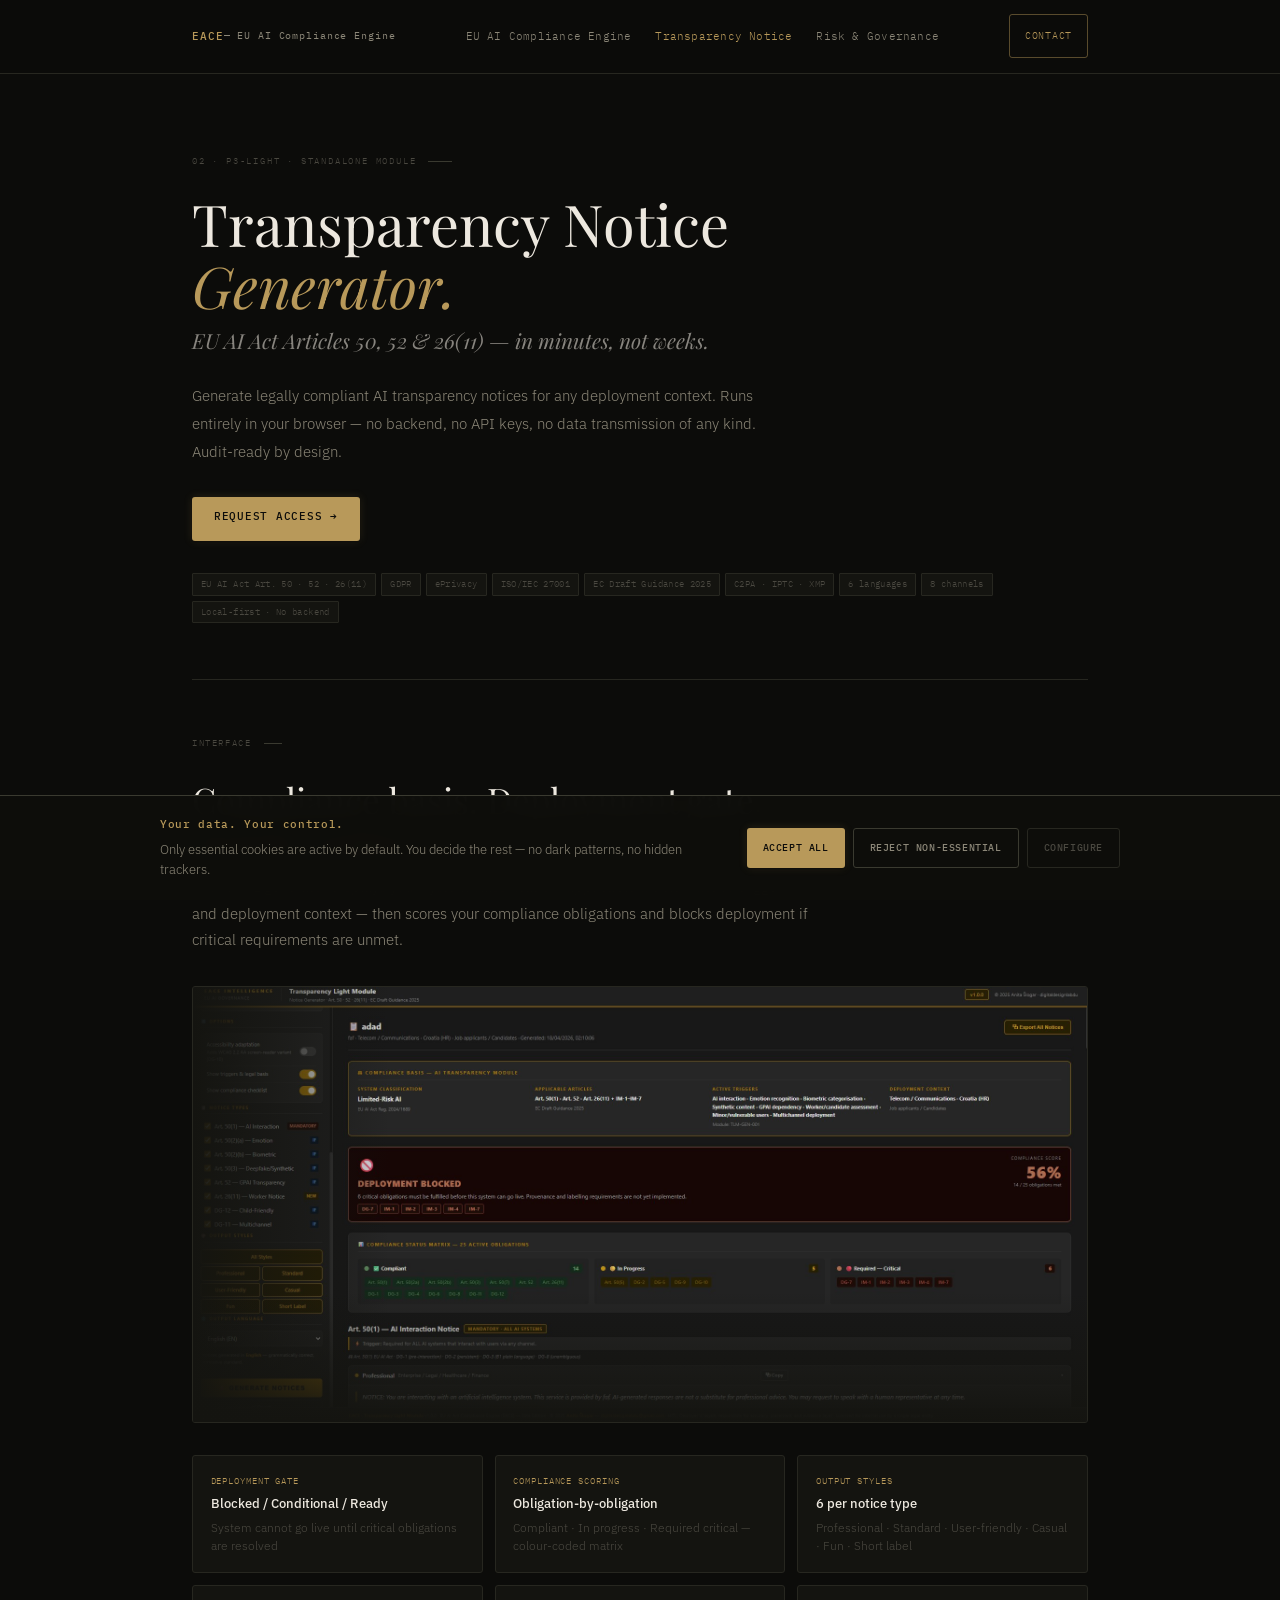
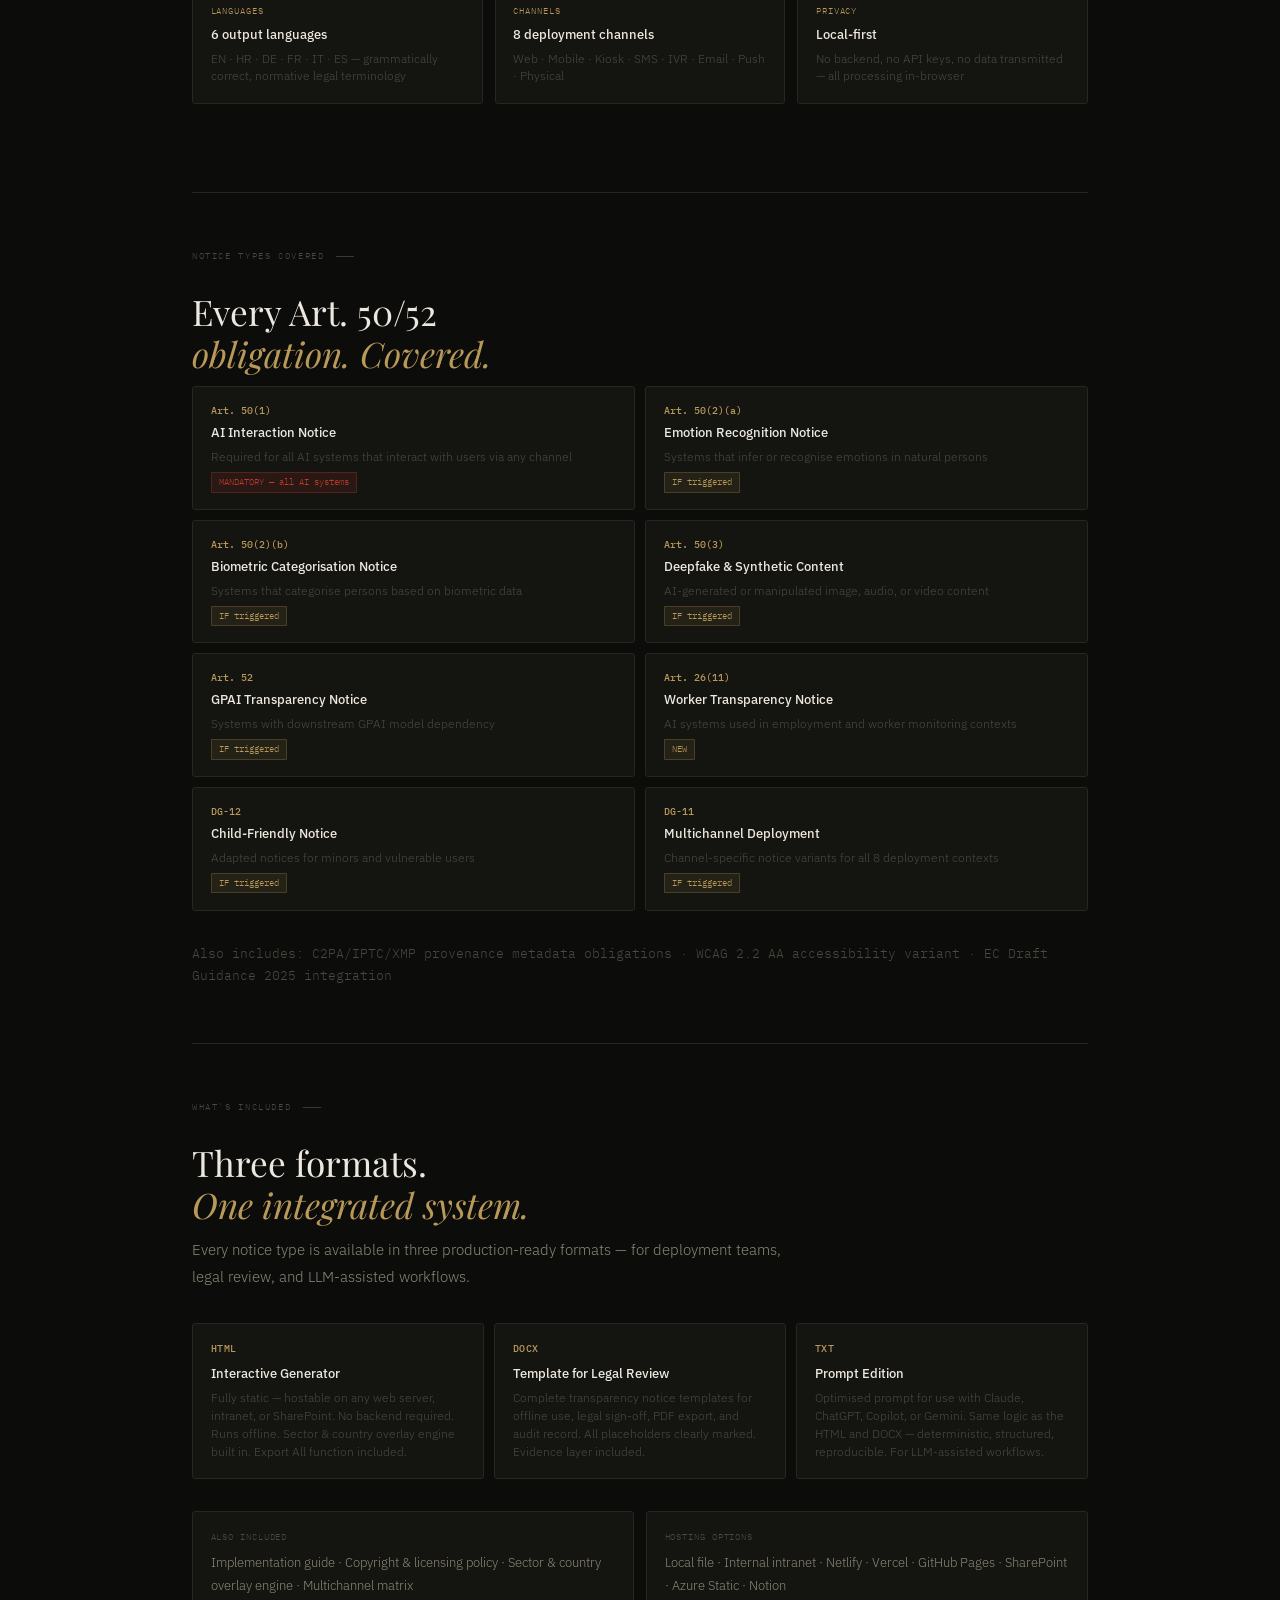
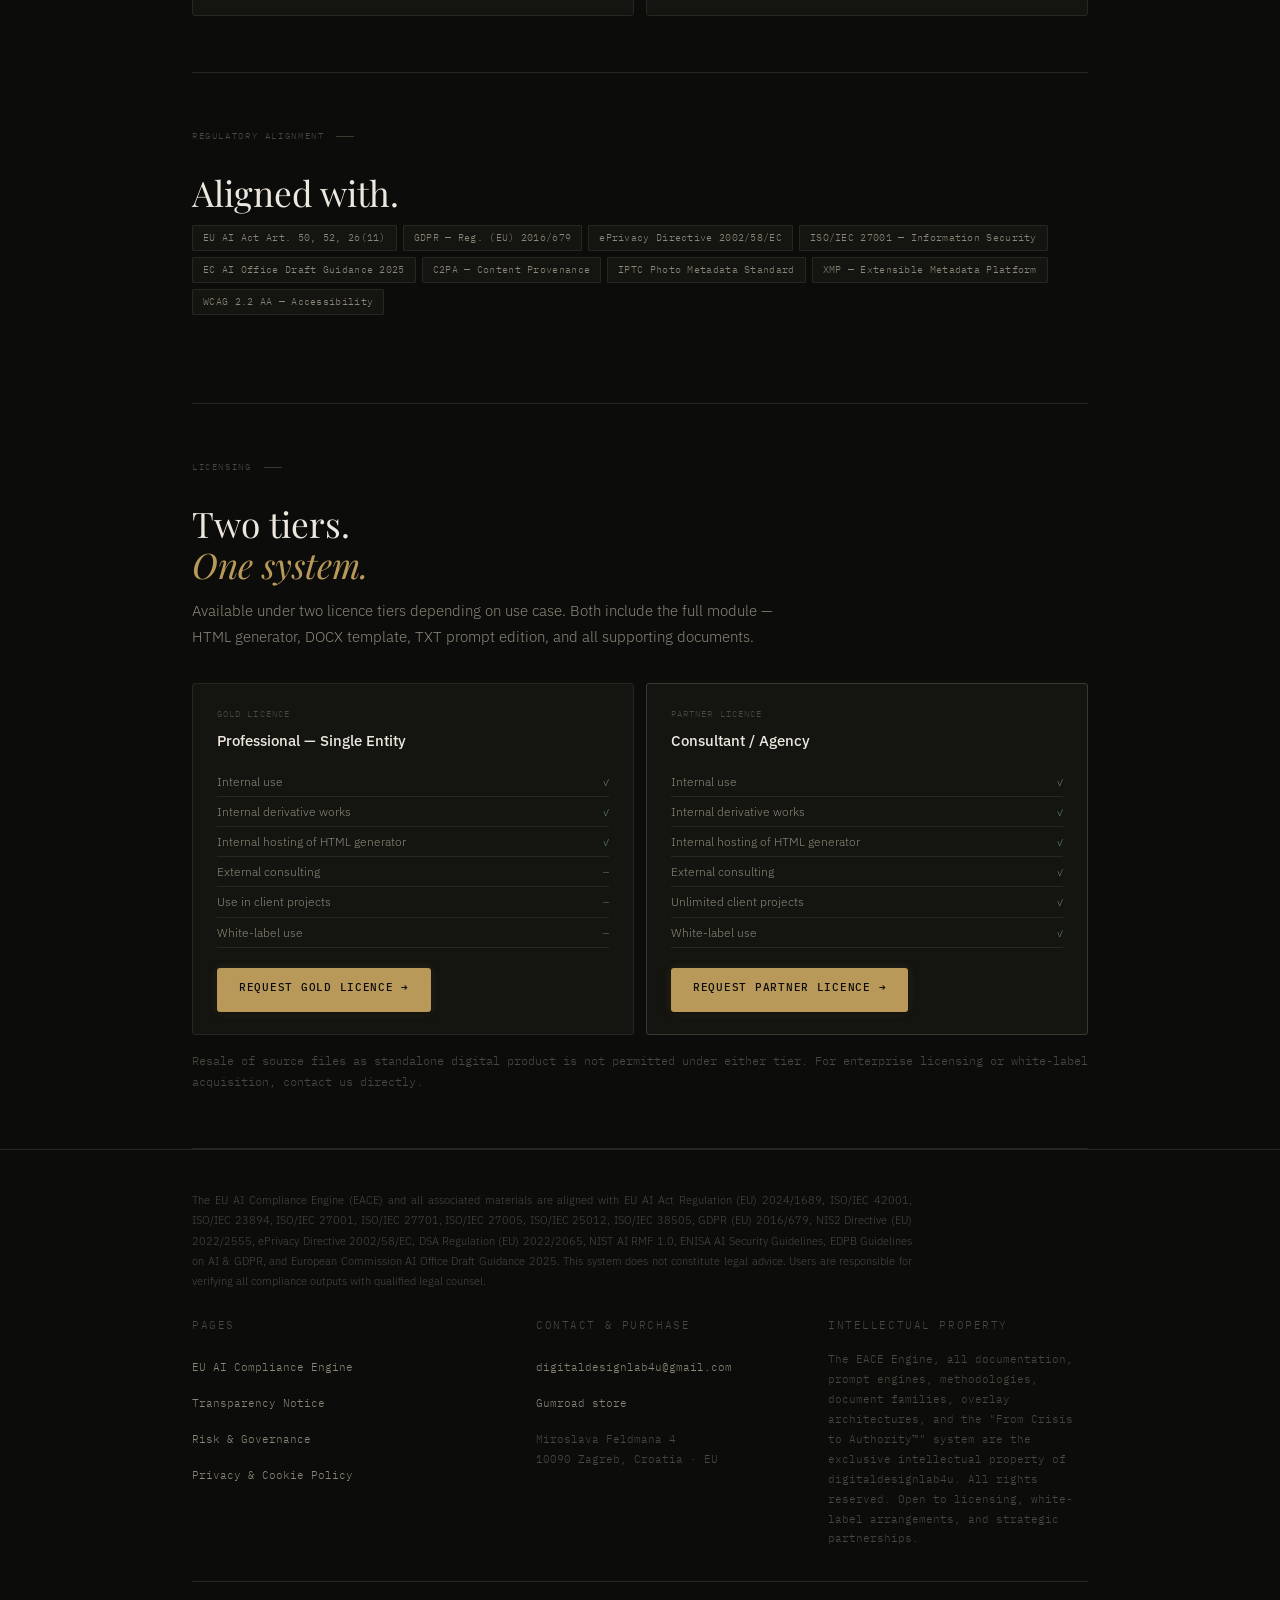
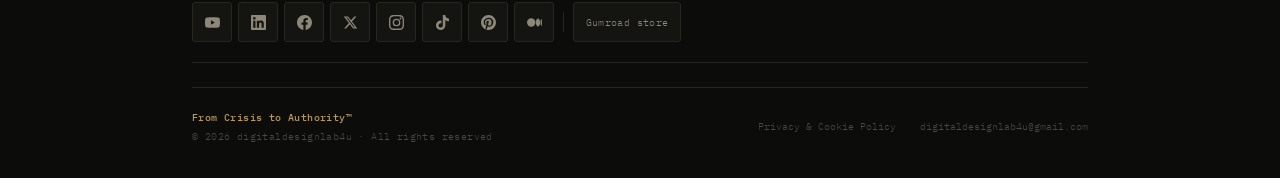
<file: transparency.html>
<!DOCTYPE html>
<html lang="en">
<head>
<meta charset="UTF-8">
<meta name="viewport" content="width=device-width, initial-scale=1.0">
<title>EACE — Transparency Notice Generator</title>
<meta name="description" content="Generate EU AI Act-compliant transparency notices for any deployment context. HTML generator, DOCX template, TXT prompt edition. Six languages, eight channels. Audit-ready.">
<meta name="keywords" content="EU AI Act transparency notice, Article 50, Article 52, Article 26(11), GPAI transparency, AI interaction notice, deepfake notice, worker transparency, EU AI compliance">
<meta property="og:title" content="Transparency Notice Generator — EU AI Act | From Crisis to Authority™">
<meta name="robots" content="index, follow">
<link rel="preconnect" href="https://fonts.googleapis.com">
<link href="https://fonts.googleapis.com/css2?family=Playfair+Display:ital,wght@0,400;0,500;1,400&family=IBM+Plex+Mono:wght@400;500&family=IBM+Plex+Sans:wght@300;400;500&display=swap" rel="stylesheet">
<link rel="stylesheet" href="eace-style.css">
<style>
*{box-sizing:border-box;margin:0;padding:0}
:root{
  --serif:'Playfair Display',Georgia,serif;
  --sans:'IBM Plex Sans',-apple-system,sans-serif;
  --mono:'IBM Plex Mono',monospace;
  --bg:#0c0c0a;--bg2:#141410;--bg3:#1a1a16;
  --line:#272720;--line2:#3a3a30;
  --ink:#ede8df;--muted:#8c8778;--faint:#4a4840;
  --gold:#b8995a;--green:#6b8f71;--r:3px;
}
html{scroll-behavior:smooth}
body{overflow-x:hidden;background:var(--bg);color:var(--ink);font-family:var(--sans);font-weight:300;-webkit-font-smoothing:antialiased;line-height:1.6}
.wrap{max-width:960px;margin:0 auto;padding:0 2rem}
img{max-width:100%;display:block}

nav{position:sticky;top:0;z-index:100;background:rgba(12,12,10,0.97);backdrop-filter:blur(10px);border-bottom:0.5px solid var(--line)}
.nav-inner{display:flex;align-items:center;justify-content:space-between;padding:0.9rem 2rem;max-width:960px;margin:0 auto;gap:1rem;flex-wrap:wrap}
.nav-logo{font-family:var(--mono);font-size:11px;font-weight:500;letter-spacing:0.08em;color:var(--gold);text-decoration:none;white-space:nowrap}
.nav-logo span{color:var(--muted);font-weight:400}
.nav-links{display:flex;list-style:none;flex-wrap:wrap;gap:2px}
.nav-links a{font-family:var(--mono);font-size:10.5px;color:var(--muted);text-decoration:none;padding:5px 11px;border-radius:var(--r);transition:color 0.15s}
.nav-links a:hover{color:var(--ink)}
.nav-links a.active{color:var(--gold)}
.nav-contact{font-family:var(--mono);font-size:10px;letter-spacing:0.07em;text-transform:uppercase;color:var(--gold);border:0.5px solid rgba(184,153,90,0.45);padding:6px 15px;border-radius:var(--r);text-decoration:none}
.nav-contact:hover{background:rgba(184,153,90,0.08)}

.hero{padding:5rem 0 3.5rem;border-bottom:0.5px solid var(--line)}
.eyebrow{font-family:var(--mono);font-size:9px;letter-spacing:0.2em;color:var(--faint);text-transform:uppercase;margin-bottom:1.5rem;display:flex;align-items:center;gap:12px}
.eyebrow::after{content:'';display:inline-block;width:24px;height:0.5px;background:var(--line2)}
h1{font-family:var(--serif);font-size:clamp(2.2rem,5vw,3.6rem);color:var(--ink);font-weight:400;line-height:1.08;max-width:700px;margin-bottom:0.6rem}
h1 em{font-style:italic;color:var(--gold)}
.hero-sub{font-family:var(--serif);font-size:clamp(1rem,2vw,1.3rem);color:rgba(237,232,223,0.55);font-style:italic;max-width:560px;margin-bottom:1.75rem;line-height:1.35}
.hero-desc{font-size:15px;color:var(--muted);line-height:1.85;max-width:580px;margin-bottom:2rem}
.btn{font-family:var(--mono);font-size:10.5px;font-weight:500;letter-spacing:0.07em;text-transform:uppercase;text-decoration:none;border:none;cursor:pointer;border-radius:var(--r);display:inline-block;transition:opacity 0.15s}
.btn-primary{background:var(--gold);color:var(--bg);padding:11px 22px}
.btn-primary:hover{opacity:0.87}
.atags{display:flex;flex-wrap:wrap;gap:5px;margin-top:2rem}
.atag{font-family:var(--mono);font-size:9px;color:var(--faint);background:var(--bg2);border:0.5px solid var(--line);padding:3px 8px;border-radius:1px;letter-spacing:0.04em}

.sec{padding:3.5rem 0;border-bottom:0.5px solid var(--line)}
.sec-label{font-family:var(--mono);font-size:9px;letter-spacing:0.18em;color:var(--faint);text-transform:uppercase;margin-bottom:1.75rem;display:flex;align-items:center;gap:12px}
.sec-label::after{content:'';display:inline-block;width:18px;height:0.5px;background:var(--line2)}
h2{font-family:var(--serif);font-size:clamp(1.5rem,3.5vw,2.2rem);line-height:1.18;color:var(--ink);margin-bottom:0.75rem;font-weight:400}
h2 em{font-style:italic;color:var(--gold)}
.sec-intro{font-size:14.5px;color:var(--muted);line-height:1.85;max-width:620px;margin-bottom:2rem}

.scr-wrap{position:relative;border:0.5px solid var(--line);border-radius:var(--r);overflow:hidden;background:var(--bg2);margin-bottom:2rem}
.scr-wrap img{width:100%;display:block;opacity:0.88}
.scr-mask-bottom{position:absolute;bottom:0;left:0;right:0;height:30%;background:linear-gradient(to bottom,transparent,var(--bg2))}
.scr-mask-left{position:absolute;top:0;left:0;bottom:0;width:22%;background:linear-gradient(to right,var(--bg2),transparent)}

.features-grid{display:grid;grid-template-columns:repeat(3,1fr);gap:12px;margin-bottom:2rem}
@media(max-width:640px){.features-grid{grid-template-columns:1fr 1fr}}
.feat{background:var(--bg2);border:0.5px solid var(--line);border-radius:var(--r);padding:1.1rem}
.feat-label{font-family:var(--mono);font-size:9px;letter-spacing:0.1em;text-transform:uppercase;color:var(--gold);margin-bottom:0.4rem}
.feat-val{font-size:13px;color:var(--ink);font-weight:500;margin-bottom:0.25rem}
.feat-desc{font-size:11.5px;color:var(--faint);line-height:1.55}

.notices-grid{display:grid;grid-template-columns:1fr 1fr;gap:10px;margin-bottom:2rem}
@media(max-width:600px){.notices-grid{grid-template-columns:1fr}}
.notice-card{background:var(--bg2);border:0.5px solid var(--line);border-radius:var(--r);padding:1rem 1.1rem}
.notice-art{font-family:var(--mono);font-size:9.5px;font-weight:500;color:var(--gold);margin-bottom:0.3rem}
.notice-name{font-size:13px;font-weight:500;color:var(--ink);margin-bottom:0.25rem}
.notice-desc{font-size:11.5px;color:var(--faint);line-height:1.55}
.notice-tag{display:inline-block;font-family:var(--mono);font-size:9px;padding:2px 7px;border-radius:1px;margin-top:0.4rem}
.tag-mandatory{background:rgba(192,57,43,0.12);color:#c0392b;border:0.5px solid rgba(192,57,43,0.3)}
.tag-conditional{background:rgba(184,153,90,0.1);color:var(--gold);border:0.5px solid rgba(184,153,90,0.25)}

.files-grid{display:grid;grid-template-columns:repeat(3,1fr);gap:10px;margin-bottom:2rem}
@media(max-width:600px){.files-grid{grid-template-columns:1fr}}
.file-card{background:var(--bg2);border:0.5px solid var(--line);border-radius:var(--r);padding:1.1rem}
.file-type{font-family:var(--mono);font-size:10px;font-weight:500;color:var(--gold);margin-bottom:0.4rem;letter-spacing:0.06em}
.file-name{font-size:13px;font-weight:500;color:var(--ink);margin-bottom:0.3rem}
.file-desc{font-size:11.5px;color:var(--faint);line-height:1.55}

.align-grid{display:flex;flex-wrap:wrap;gap:6px;margin-bottom:2rem}
.align-tag{font-family:var(--mono);font-size:10px;color:var(--muted);background:var(--bg2);border:0.5px solid var(--line);padding:4px 10px;border-radius:1px;letter-spacing:0.03em}

.license-grid{display:grid;grid-template-columns:1fr 1fr;gap:12px}
@media(max-width:600px){.license-grid{grid-template-columns:1fr}}
.lic{background:var(--bg2);border:0.5px solid var(--line);border-radius:var(--r);padding:1.4rem 1.5rem}
.lic-tier{font-family:var(--mono);font-size:9px;letter-spacing:0.12em;text-transform:uppercase;color:var(--faint);margin-bottom:0.5rem}
.lic-name{font-size:15px;font-weight:500;color:var(--ink);margin-bottom:0.85rem}
.lic-feature{font-size:12px;color:var(--muted);padding:5px 0;border-bottom:0.5px solid var(--line);display:flex;justify-content:space-between;align-items:baseline}
.lic-feature:last-of-type{border-bottom:none}
.lic-check{font-family:var(--mono);font-size:10px;color:var(--green)}
.lic-cross{font-family:var(--mono);font-size:10px;color:var(--faint)}
.lic-cta{margin-top:1.25rem}

footer{border-top:0.5px solid var(--line);padding:2.5rem 0 2rem}
.foot-legal{font-size:11px;color:var(--faint);line-height:1.85;max-width:720px;margin-bottom:1.5rem}
.foot-bottom{display:flex;justify-content:space-between;align-items:center;flex-wrap:wrap;gap:0.75rem;padding-top:1.25rem;border-top:0.5px solid var(--line)}
.foot-brand{font-family:var(--mono);font-size:10px;color:var(--faint);line-height:1.9}
.foot-brand strong{color:var(--gold);font-weight:500;display:block}
.foot-links{display:flex;gap:1.25rem;flex-wrap:wrap}
.foot-links a{font-family:var(--mono);font-size:10px;color:var(--faint);text-decoration:none}
.foot-links a:hover{color:var(--muted)}

@media(max-width:600px){
  .nav-links{display:none !important}
  .nav-contact{display:none !important}
  .nav-logo span{display:none !important}
  .nav-inner{height:52px;padding:0 1.25rem !important}
}
@media(min-width:601px) and (max-width:900px){
  .nav-links a{font-size:9.5px !important;padding:3px 6px !important}
}
</style>





</head>
<body>

<a href="#main-content" style="position:absolute;left:-9999px;top:0;font-family:var(--mono);font-size:11px;background:var(--gold);color:var(--bg);padding:8px 16px;border-radius:3px;z-index:9999;text-decoration:none" onfocus="this.style.left='1rem'" onblur="this.style.left='-9999px'">Skip to main content</a>

<nav id="main-nav" aria-label="Main navigation">
  <div class="nav-inner">
    <a href="eace_homepage.html" class="nav-logo" aria-label="EACE Home">EACE <span>— EU AI Compliance Engine</span></a>
    <ul class="nav-links">
      <li><a href="eace_homepage.html">EU AI Compliance Engine</a></li>
      <li><a href="transparency.html" class="active" aria-current="page">Transparency Notice</a></li>
      <li><a href="risk-governance.html" >Risk &amp; Governance</a></li>
    </ul>
        <a href="#" class="nav-contact">Contact</a>
    <button class="hamburger" id="hamburger" aria-label="Open navigation menu" aria-expanded="false" aria-controls="mobile-menu">
      <span></span><span></span><span></span>
    </button>
  </div>
</nav>
<!-- MOBILE MENU -->
<div class="mobile-menu" id="mobile-menu" role="navigation" aria-label="Mobile navigation">
  <a href="eace_homepage.html">EU AI Compliance Engine</a>
  <a href="transparency.html" class="active" aria-current="page">Transparency Notice</a>
  <a href="risk-governance.html">Risk &amp; Governance</a>
  <a href="eace_homepage.html#contact" class="mm-contact">Contact →</a>
</div>

<div class="wrap" id="main-content">

<section class="hero" aria-labelledby="hero-h1">
  <p class="eyebrow">02 · P3-Light · Standalone module</p>
  <h1 id="hero-h1">Transparency Notice<br><em>Generator.</em></h1>
  <p class="hero-sub">EU AI Act Articles 50, 52 & 26(11) — in minutes, not weeks.</p>
  <p class="hero-desc">Generate legally compliant AI transparency notices for any deployment context. Runs entirely in your browser — no backend, no API keys, no data transmission of any kind. Audit-ready by design.</p>
  <a href="eace_homepage.html#contact" class="btn btn-primary" aria-label="Request access to the Transparency Notice Generator">Request access →</a>
  <div class="atags">
    <span class="atag">EU AI Act Art. 50 · 52 · 26(11)</span>
    <span class="atag">GDPR</span>
    <span class="atag">ePrivacy</span>
    <span class="atag">ISO/IEC 27001</span>
    <span class="atag">EC Draft Guidance 2025</span>
    <span class="atag">C2PA · IPTC · XMP</span>
    <span class="atag">6 languages</span>
    <span class="atag">8 channels</span>
    <span class="atag">Local-first · No backend</span>
  </div>
</section>

<section class="sec">
  <p class="sec-label">Interface</p>
  <h2>Compliance basis. Deployment gate.<br><em>Instant output.</em></h2>
  <p class="sec-intro">The HTML generator displays your system classification, applicable articles, active triggers, and deployment context — then scores your compliance obligations and blocks deployment if critical requirements are unmet.</p>
  <div class="scr-wrap" aria-label="Transparency Light Module interface showing compliance status matrix and deployment gate">
    <img src="dashboard_transparency.png" alt="Transparency Light Module — compliance basis, deployment gate, and compliance status matrix showing 25 active obligations">
    <div class="scr-mask-left"></div>
    <div class="scr-mask-bottom"></div>
  </div>
  <div class="features-grid">
    <div class="feat"><p class="feat-label">Deployment gate</p><p class="feat-val">Blocked / Conditional / Ready</p><p class="feat-desc">System cannot go live until critical obligations are resolved</p></div>
    <div class="feat"><p class="feat-label">Compliance scoring</p><p class="feat-val">Obligation-by-obligation</p><p class="feat-desc">Compliant · In progress · Required critical — colour-coded matrix</p></div>
    <div class="feat"><p class="feat-label">Output styles</p><p class="feat-val">6 per notice type</p><p class="feat-desc">Professional · Standard · User-friendly · Casual · Fun · Short label</p></div>
    <div class="feat"><p class="feat-label">Languages</p><p class="feat-val">6 output languages</p><p class="feat-desc">EN · HR · DE · FR · IT · ES — grammatically correct, normative legal terminology</p></div>
    <div class="feat"><p class="feat-label">Channels</p><p class="feat-val">8 deployment channels</p><p class="feat-desc">Web · Mobile · Kiosk · SMS · IVR · Email · Push · Physical</p></div>
    <div class="feat"><p class="feat-label">Privacy</p><p class="feat-val">Local-first</p><p class="feat-desc">No backend, no API keys, no data transmitted — all processing in-browser</p></div>
  </div>
</section>

<section class="sec">
  <p class="sec-label">Notice types covered</p>
  <h2>Every Art. 50/52<br><em>obligation. Covered.</em></h2>
  <div class="notices-grid">
    <div class="notice-card"><p class="notice-art">Art. 50(1)</p><p class="notice-name">AI Interaction Notice</p><p class="notice-desc">Required for all AI systems that interact with users via any channel</p><span class="notice-tag tag-mandatory">MANDATORY — all AI systems</span></div>
    <div class="notice-card"><p class="notice-art">Art. 50(2)(a)</p><p class="notice-name">Emotion Recognition Notice</p><p class="notice-desc">Systems that infer or recognise emotions in natural persons</p><span class="notice-tag tag-conditional">IF triggered</span></div>
    <div class="notice-card"><p class="notice-art">Art. 50(2)(b)</p><p class="notice-name">Biometric Categorisation Notice</p><p class="notice-desc">Systems that categorise persons based on biometric data</p><span class="notice-tag tag-conditional">IF triggered</span></div>
    <div class="notice-card"><p class="notice-art">Art. 50(3)</p><p class="notice-name">Deepfake & Synthetic Content</p><p class="notice-desc">AI-generated or manipulated image, audio, or video content</p><span class="notice-tag tag-conditional">IF triggered</span></div>
    <div class="notice-card"><p class="notice-art">Art. 52</p><p class="notice-name">GPAI Transparency Notice</p><p class="notice-desc">Systems with downstream GPAI model dependency</p><span class="notice-tag tag-conditional">IF triggered</span></div>
    <div class="notice-card"><p class="notice-art">Art. 26(11)</p><p class="notice-name">Worker Transparency Notice</p><p class="notice-desc">AI systems used in employment and worker monitoring contexts</p><span class="notice-tag tag-conditional">NEW</span></div>
    <div class="notice-card"><p class="notice-art">DG-12</p><p class="notice-name">Child-Friendly Notice</p><p class="notice-desc">Adapted notices for minors and vulnerable users</p><span class="notice-tag tag-conditional">IF triggered</span></div>
    <div class="notice-card"><p class="notice-art">DG-11</p><p class="notice-name">Multichannel Deployment</p><p class="notice-desc">Channel-specific notice variants for all 8 deployment contexts</p><span class="notice-tag tag-conditional">IF triggered</span></div>
  </div>
  <p style="font-size:13px;color:var(--faint);font-family:var(--mono);line-height:1.7">Also includes: C2PA/IPTC/XMP provenance metadata obligations · WCAG 2.2 AA accessibility variant · EC Draft Guidance 2025 integration</p>
</section>

<section class="sec">
  <p class="sec-label">What's included</p>
  <h2>Three formats.<br><em>One integrated system.</em></h2>
  <p class="sec-intro">Every notice type is available in three production-ready formats — for deployment teams, legal review, and LLM-assisted workflows.</p>
  <div class="files-grid">
    <div class="file-card">
      <p class="file-type">HTML</p>
      <p class="file-name">Interactive Generator</p>
      <p class="file-desc">Fully static — hostable on any web server, intranet, or SharePoint. No backend required. Runs offline. Sector & country overlay engine built in. Export All function included.</p>
    </div>
    <div class="file-card">
      <p class="file-type">DOCX</p>
      <p class="file-name">Template for Legal Review</p>
      <p class="file-desc">Complete transparency notice templates for offline use, legal sign-off, PDF export, and audit record. All placeholders clearly marked. Evidence layer included.</p>
    </div>
    <div class="file-card">
      <p class="file-type">TXT</p>
      <p class="file-name">Prompt Edition</p>
      <p class="file-desc">Optimised prompt for use with Claude, ChatGPT, Copilot, or Gemini. Same logic as the HTML and DOCX — deterministic, structured, reproducible. For LLM-assisted workflows.</p>
    </div>
  </div>
  <div style="display:grid;grid-template-columns:1fr 1fr;gap:12px">
    <div style="background:var(--bg2);border:0.5px solid var(--line);border-radius:var(--r);padding:1.1rem">
      <p style="font-family:var(--mono);font-size:9px;letter-spacing:0.1em;text-transform:uppercase;color:var(--faint);margin-bottom:0.5rem">Also included</p>
      <p style="font-size:13px;color:var(--muted);line-height:1.75">Implementation guide · Copyright & licensing policy · Sector & country overlay engine · Multichannel matrix</p>
    </div>
    <div style="background:var(--bg2);border:0.5px solid var(--line);border-radius:var(--r);padding:1.1rem">
      <p style="font-family:var(--mono);font-size:9px;letter-spacing:0.1em;text-transform:uppercase;color:var(--faint);margin-bottom:0.5rem">Hosting options</p>
      <p style="font-size:13px;color:var(--muted);line-height:1.75">Local file · Internal intranet · Netlify · Vercel · GitHub Pages · SharePoint · Azure Static · Notion</p>
    </div>
  </div>
</section>

<section class="sec">
  <p class="sec-label">Regulatory alignment</p>
  <h2>Aligned with.</h2>
  <div class="align-grid">
    <span class="align-tag">EU AI Act Art. 50, 52, 26(11)</span>
    <span class="align-tag">GDPR — Reg. (EU) 2016/679</span>
    <span class="align-tag">ePrivacy Directive 2002/58/EC</span>
    <span class="align-tag">ISO/IEC 27001 — Information Security</span>
    <span class="align-tag">EC AI Office Draft Guidance 2025</span>
    <span class="align-tag">C2PA — Content Provenance</span>
    <span class="align-tag">IPTC Photo Metadata Standard</span>
    <span class="align-tag">XMP — Extensible Metadata Platform</span>
    <span class="align-tag">WCAG 2.2 AA — Accessibility</span>
  </div>
</section>

<section class="sec">
  <p class="sec-label">Licensing</p>
  <h2>Two tiers.<br><em>One system.</em></h2>
  <p class="sec-intro">Available under two licence tiers depending on use case. Both include the full module — HTML generator, DOCX template, TXT prompt edition, and all supporting documents.</p>
  <div class="license-grid">
    <div class="lic">
      <p class="lic-tier">Gold licence</p>
      <p class="lic-name">Professional — Single Entity</p>
      <div class="lic-feature">Internal use <span class="lic-check">✓</span></div>
      <div class="lic-feature">Internal derivative works <span class="lic-check">✓</span></div>
      <div class="lic-feature">Internal hosting of HTML generator <span class="lic-check">✓</span></div>
      <div class="lic-feature">External consulting <span class="lic-cross">—</span></div>
      <div class="lic-feature">Use in client projects <span class="lic-cross">—</span></div>
      <div class="lic-feature">White-label use <span class="lic-cross">—</span></div>
      <div class="lic-cta"><a href="eace_homepage.html#contact" class="btn btn-primary" style="font-size:10.5px" aria-label="Request the Gold licence">Request Gold licence →</a></div>
    </div>
    <div class="lic" style="border-color:var(--line2)">
      <p class="lic-tier">Partner licence</p>
      <p class="lic-name">Consultant / Agency</p>
      <div class="lic-feature">Internal use <span class="lic-check">✓</span></div>
      <div class="lic-feature">Internal derivative works <span class="lic-check">✓</span></div>
      <div class="lic-feature">Internal hosting of HTML generator <span class="lic-check">✓</span></div>
      <div class="lic-feature">External consulting <span class="lic-check">✓</span></div>
      <div class="lic-feature">Unlimited client projects <span class="lic-check">✓</span></div>
      <div class="lic-feature">White-label use <span class="lic-check">✓</span></div>
      <div class="lic-cta"><a href="eace_homepage.html#contact" class="btn btn-primary" style="font-size:10.5px" aria-label="Request the Partner licence">Request Partner licence →</a></div>
    </div>
  </div>
  <p style="font-size:12px;color:var(--faint);font-family:var(--mono);margin-top:1rem;line-height:1.7">Resale of source files as standalone digital product is not permitted under either tier. For enterprise licensing or white-label acquisition, contact us directly.</p>
</section>

</div><!-- /wrap -->

<footer>
  <div class="wrap">
    <p class="foot-legal">The EU AI Compliance Engine (EACE) and all associated materials are aligned with EU AI Act Regulation (EU) 2024/1689, ISO/IEC 42001, ISO/IEC 23894, ISO/IEC 27001, ISO/IEC 27701, ISO/IEC 27005, ISO/IEC 25012, ISO/IEC 38505, GDPR (EU) 2016/679, NIS2 Directive (EU) 2022/2555, ePrivacy Directive 2002/58/EC, DSA Regulation (EU) 2022/2065, NIST AI RMF 1.0, ENISA AI Security Guidelines, EDPB Guidelines on AI &amp; GDPR, and European Commission AI Office Draft Guidance 2025. This system does not constitute legal advice. Users are responsible for verifying all compliance outputs with qualified legal counsel.</p>
    <div class="foot-main">
      <div class="foot-col">
        <p class="foot-col-title">Pages</p>
        <a href="eace_homepage.html">EU AI Compliance Engine</a>
        <a href="transparency.html">Transparency Notice</a>
        <a href="risk-governance.html">Risk &amp; Governance</a>
        <a href="privacy.html">Privacy &amp; Cookie Policy</a>
      </div>
      <div class="foot-col">
        <p class="foot-col-title">Contact &amp; purchase</p>
        <a href="mailto:digitaldesignlab4u@gmail.com">digitaldesignlab4u@gmail.com</a>
        <a href="https://designforge28.gumroad.com" target="_blank" rel="noopener">Gumroad store</a>
        <p style="margin-top:0.5rem">Miroslava Feldmana 4<br>10090 Zagreb, Croatia · EU</p>
      </div>
      <div class="foot-col">
        <p class="foot-col-title">Intellectual property</p>
        <p>The EACE Engine, all documentation, prompt engines, methodologies, document families, overlay architectures, and the "From Crisis to Authority™" system are the exclusive intellectual property of digitaldesignlab4u. All rights reserved. Open to licensing, white-label arrangements, and strategic partnerships.</p>
      </div>
    </div>
    <div class="foot-social-bar" role="navigation" aria-label="Social media and external links">
      <a href="https://www.youtube.com/@DigitalDesignLab4u" class="sico" target="_blank" rel="noopener" aria-label="YouTube"><svg viewBox="0 0 24 24"><path d="M23.498 6.186a3.016 3.016 0 0 0-2.122-2.136C19.505 3.545 12 3.545 12 3.545s-7.505 0-9.377.505A3.017 3.017 0 0 0 .502 6.186C0 8.07 0 12 0 12s0 3.93.502 5.814a3.016 3.016 0 0 0 2.122 2.136c1.871.505 9.376.505 9.376.505s7.505 0 9.377-.505a3.015 3.015 0 0 0 2.122-2.136C24 15.93 24 12 24 12s0-3.93-.502-5.814zM9.545 15.568V8.432L15.818 12l-6.273 3.568z"/></svg></a>
      <a href="https://www.linkedin.com/in/digital-design-lab/" class="sico" target="_blank" rel="noopener" aria-label="LinkedIn"><svg viewBox="0 0 24 24"><path d="M20.447 20.452h-3.554v-5.569c0-1.328-.027-3.037-1.852-3.037-1.853 0-2.136 1.445-2.136 2.939v5.667H9.351V9h3.414v1.561h.046c.477-.9 1.637-1.85 3.37-1.85 3.601 0 4.267 2.37 4.267 5.455v6.286zM5.337 7.433a2.062 2.062 0 0 1-2.063-2.065 2.064 2.064 0 1 1 2.063 2.065zm1.782 13.019H3.555V9h3.564v11.452zM22.225 0H1.771C.792 0 0 .774 0 1.729v20.542C0 23.227.792 24 1.771 24h20.451C23.2 24 24 23.227 24 22.271V1.729C24 .774 23.2 0 22.222 0h.003z"/></svg></a>
      <a href="https://www.facebook.com/profile.php?id=61585210434590" class="sico" target="_blank" rel="noopener" aria-label="Facebook"><svg viewBox="0 0 24 24"><path d="M24 12.073c0-6.627-5.373-12-12-12s-12 5.373-12 12c0 5.99 4.388 10.954 10.125 11.854v-8.385H7.078v-3.47h3.047V9.43c0-3.007 1.792-4.669 4.533-4.669 1.312 0 2.686.235 2.686.235v2.953H15.83c-1.491 0-1.956.925-1.956 1.874v2.25h3.328l-.532 3.47h-2.796v8.385C19.612 23.027 24 18.062 24 12.073z"/></svg></a>
      <a href="https://x.com/DLab4u" class="sico" target="_blank" rel="noopener" aria-label="X / Twitter"><svg viewBox="0 0 24 24"><path d="M18.244 2.25h3.308l-7.227 8.26 8.502 11.24H16.17l-5.214-6.817L4.99 21.75H1.68l7.73-8.835L1.254 2.25H8.08l4.713 6.231zm-1.161 17.52h1.833L7.084 4.126H5.117z"/></svg></a>
      <a href="https://www.instagram.com/digitaldesignlabfouru/" class="sico" target="_blank" rel="noopener" aria-label="Instagram"><svg viewBox="0 0 24 24"><path d="M12 2.163c3.204 0 3.584.012 4.85.07 3.252.148 4.771 1.691 4.919 4.919.058 1.265.069 1.645.069 4.849 0 3.205-.012 3.584-.069 4.849-.149 3.225-1.664 4.771-4.919 4.919-1.266.058-1.644.07-4.85.07-3.204 0-3.584-.012-4.849-.07-3.26-.149-4.771-1.699-4.919-4.92-.058-1.265-.07-1.644-.07-4.849 0-3.204.013-3.583.07-4.849.149-3.227 1.664-4.771 4.919-4.919 1.266-.057 1.645-.069 4.849-.069zM12 0C8.741 0 8.333.014 7.053.072 2.695.272.273 2.69.073 7.052.014 8.333 0 8.741 0 12c0 3.259.014 3.668.072 4.948.2 4.358 2.618 6.78 6.98 6.98C8.333 23.986 8.741 24 12 24c3.259 0 3.668-.014 4.948-.072 4.354-.2 6.782-2.618 6.979-6.98.059-1.28.073-1.689.073-4.948 0-3.259-.014-3.667-.072-4.947-.196-4.354-2.617-6.78-6.979-6.98C15.668.014 15.259 0 12 0zm0 5.838a6.162 6.162 0 1 0 0 12.324 6.162 6.162 0 0 0 0-12.324zM12 16a4 4 0 1 1 0-8 4 4 0 0 1 0 8zm6.406-11.845a1.44 1.44 0 1 0 0 2.881 1.44 1.44 0 0 0 0-2.881z"/></svg></a>
      <a href="https://www.tiktok.com/@digitaldesignlab4u" class="sico" target="_blank" rel="noopener" aria-label="TikTok"><svg viewBox="0 0 24 24"><path d="M12.525.02c1.31-.02 2.61-.01 3.91-.02.08 1.53.63 3.09 1.75 4.17 1.12 1.11 2.7 1.62 4.24 1.79v4.03c-1.44-.05-2.89-.35-4.2-.97-.57-.26-1.1-.59-1.62-.93-.01 2.92.01 5.84-.02 8.75-.08 1.4-.54 2.79-1.35 3.94-1.31 1.92-3.58 3.17-5.91 3.21-1.43.08-2.86-.31-4.08-1.03-2.02-1.19-3.44-3.37-3.65-5.71-.02-.5-.03-1-.01-1.49.18-1.9 1.12-3.72 2.58-4.96 1.66-1.44 3.98-2.13 6.15-1.72.02 1.48-.04 2.96-.04 4.44-.99-.32-2.15-.23-3.02.37-.63.41-1.11 1.04-1.36 1.75-.21.51-.15 1.07-.14 1.61.24 1.64 1.82 3.02 3.5 2.87 1.12-.01 2.19-.66 2.77-1.61.19-.33.4-.67.41-1.06.1-1.79.06-3.57.07-5.36.01-4.03-.01-8.05.02-12.07z"/></svg></a>
      <a href="https://www.pinterest.com/digitaldesign1981/" class="sico" target="_blank" rel="noopener" aria-label="Pinterest"><svg viewBox="0 0 24 24"><path d="M12 0C5.373 0 0 5.373 0 12c0 5.084 3.163 9.426 7.627 11.174-.105-.949-.2-2.405.042-3.441.218-.937 1.407-5.965 1.407-5.965s-.359-.719-.359-1.782c0-1.668.967-2.914 2.171-2.914 1.023 0 1.518.769 1.518 1.69 0 1.029-.655 2.568-.994 3.995-.283 1.194.599 2.169 1.777 2.169 2.133 0 3.772-2.249 3.772-5.495 0-2.873-2.064-4.882-5.012-4.882-3.414 0-5.418 2.561-5.418 5.207 0 1.031.397 2.138.893 2.738a.36.36 0 0 1 .083.345l-.333 1.36c-.053.22-.174.267-.402.161-1.499-.698-2.436-2.889-2.436-4.649 0-3.785 2.75-7.262 7.929-7.262 4.163 0 7.398 2.967 7.398 6.931 0 4.136-2.607 7.464-6.227 7.464-1.216 0-2.359-.632-2.75-1.378l-.748 2.853c-.271 1.043-1.002 2.35-1.492 3.146C9.57 23.812 10.763 24 12 24c6.627 0 12-5.373 12-12S18.627 0 12 0z"/></svg></a>
      <a href="https://medium.com/@digitaldesignlab4u" class="sico" target="_blank" rel="noopener" aria-label="Medium"><svg viewBox="0 0 24 24"><path d="M13.54 12a6.8 6.8 0 0 1-6.77 6.82A6.8 6.8 0 0 1 0 12a6.8 6.8 0 0 1 6.77-6.82A6.8 6.8 0 0 1 13.54 12zM20.96 12c0 3.54-1.51 6.42-3.38 6.42-1.87 0-3.39-2.88-3.39-6.42s1.52-6.42 3.39-6.42 3.38 2.88 3.38 6.42M24 12c0 3.17-.53 5.75-1.19 5.75-.66 0-1.19-2.58-1.19-5.75s.53-5.75 1.19-5.75C23.47 6.25 24 8.83 24 12z"/></svg></a>
      <div class="sdiv"></div>
      <a href="https://designforge28.gumroad.com" class="sico-text" target="_blank" rel="noopener" aria-label="Gumroad store">Gumroad store</a>
    </div>
    <div class="foot-bottom">
      <div class="foot-brand"><strong>From Crisis to Authority™</strong>© 2026 digitaldesignlab4u · All rights reserved</div>
      <div class="foot-links-bottom">
        <a href="privacy.html">Privacy &amp; Cookie Policy</a>
        <a href="mailto:digitaldesignlab4u@gmail.com">digitaldesignlab4u@gmail.com</a>
      </div>
    </div>
  </div>
</footer>


<!-- COOKIE BANNER -->
<div id="cookie-banner" role="dialog" aria-label="Cookie consent">
  <div class="cookie-banner-inner">
    <div class="cookie-banner-text">
      <p class="cookie-banner-title">Your data. Your control.</p>
      <p class="cookie-banner-desc">Only essential cookies are active by default. You decide the rest &mdash; no dark patterns, no hidden trackers.</p>
    </div>
    <div class="cookie-banner-btns">
      <button class="cb-btn cb-accept" onclick="acceptAll()">Accept all</button>
      <button class="cb-btn cb-reject" onclick="rejectNonEssential()">Reject non-essential</button>
      <button class="cb-btn cb-config" onclick="openPanel()">Configure</button>
    </div>
  </div>
</div>
<div id="cookie-panel" role="dialog" aria-modal="true">
  <div class="cookie-panel-inner">
    <div class="cp-header">
      <p class="cp-title">Cookie preferences</p>
      <button class="cp-close" onclick="closePanel()">&times;</button>
    </div>
    <p class="cp-intro">Essential cookies keep the site working. Optional categories are off by default. Your choice is saved locally and never shared.</p>
    <div class="cc-list">
      <div class="cc-item">
        <div class="cc-header" onclick="toggleCcItem(this)">
          <div class="cc-toggle-wrap"><input type="checkbox" class="cc-toggle" checked disabled><div class="cc-track"><div class="cc-thumb"></div></div></div>
          <div class="cc-info"><p class="cc-name">Essential</p><p class="cc-desc">Required for the website to function.</p></div>
          <span class="cc-badge badge-required">Always active</span>
        </div>
      </div>
      <div class="cc-item">
        <div class="cc-header" onclick="toggleCcItem(this)">
          <div class="cc-toggle-wrap"><input type="checkbox" class="cc-toggle" id="toggle-analytics"><div class="cc-track"><div class="cc-thumb"></div></div></div>
          <div class="cc-info"><p class="cc-name">Analytics</p><p class="cc-desc">Plausible Analytics &mdash; cookieless, GDPR-compliant, EU-hosted.</p></div>
          <span class="cc-badge badge-optional">Optional</span>
        </div>
      </div>
      <div class="cc-item">
        <div class="cc-header" onclick="toggleCcItem(this)">
          <div class="cc-toggle-wrap"><input type="checkbox" class="cc-toggle" id="toggle-media"><div class="cc-track"><div class="cc-thumb"></div></div></div>
          <div class="cc-info"><p class="cc-name">Embedded media</p><p class="cc-desc">YouTube video playback on-page (youtube-nocookie.com).</p></div>
          <span class="cc-badge badge-optional">Optional</span>
        </div>
      </div>
    </div>
    <div class="cp-footer">
      <button class="cp-accept-all" onclick="acceptAll();closePanel()">Accept all</button>
      <button class="cp-save" onclick="savePanel()">Save preferences</button>
    </div>
  </div>
</div>


<script>

</script>
<script src="eace-shared.js"></script>

<script>
(function(){
  var btn=document.getElementById('hamburger');
  var menu=document.getElementById('mobile-menu');
  if(!btn||!menu)return;
  btn.addEventListener('click',function(){
    var o=menu.classList.toggle('open');
    btn.classList.toggle('open',o);
    btn.setAttribute('aria-expanded',o?'true':'false');
    document.body.style.overflow=o?'hidden':'';
  });
  document.addEventListener('click',function(e){
    if(!btn.contains(e.target)&&!menu.contains(e.target)){
      menu.classList.remove('open');btn.classList.remove('open');
      btn.setAttribute('aria-expanded','false');document.body.style.overflow='';
    }
  });
  menu.querySelectorAll('a').forEach(function(a){
    a.addEventListener('click',function(){
      menu.classList.remove('open');btn.classList.remove('open');
      btn.setAttribute('aria-expanded','false');document.body.style.overflow='';
    });
  });
})();
</script>







</body>
</html>
</file>
<file: eace-style.css>
/* ═══════════════════════════════════════════════════
   EACE SHARED STYLESHEET — eace-style.css
   Includes: mobile responsiveness, P1 interactions,
   custom dropdowns, cookie consent, favicon, footer
═══════════════════════════════════════════════════ */
:root{
  --serif:'Playfair Display',Georgia,serif;
  --sans:'IBM Plex Sans',-apple-system,sans-serif;
  --mono:'IBM Plex Mono',monospace;
  --bg:#0c0c0a;
  --bg2:#141410;
  --bg3:#1a1a16;
  --line:#272720;
  --line2:#3a3a30;
  --ink:#ede8df;
  --muted:#8c8778;
  --faint:#4a4840;
  --gold:#b8995a;
  --gold-shadow:0 1px 3px rgba(0,0,0,0.55),0 0 8px rgba(184,153,90,0.18);
  --green:#6b8f71;
  --r:3px;
}

/* ── MOBILE BASE ── */
*{box-sizing:border-box;margin:0;padding:0}
html{scroll-behavior:smooth;-webkit-text-size-adjust:100%}
body{background:var(--bg);color:var(--ink);font-family:var(--sans);font-weight:300;
  -webkit-font-smoothing:antialiased;line-height:1.7}
@media(max-width:600px){body{line-height:1.87}}

.wrap{max-width:960px;margin:0 auto;padding:0 2rem}
@media(max-width:600px){.wrap{padding:0 1.25rem}}
img{max-width:100%;display:block}

/* ── TYPOGRAPHY MOBILE ── */
h1{font-family:var(--serif);font-size:clamp(2rem,6vw,4.2rem);font-weight:400;line-height:1.07}
h2{font-family:var(--serif);font-size:clamp(1.4rem,4vw,2.3rem);line-height:1.18;color:var(--ink);font-weight:400;margin-bottom:0.75rem}
h2 em,h1 em{font-style:italic;color:var(--gold)}
@media(max-width:600px){
  h1{line-height:1.12}
  h2{line-height:1.25}
}

/* ── HERO MOBILE ── */
@media(max-width:1024px){
  .hero-content{padding:4.5rem 2rem 3.5rem}
  .hero-tagline{font-size:11px}
}
@media(max-width:768px){
  .hero{min-height:100svh}
  .hero-content{padding:4.5rem 1.5rem 3rem}
  .hero-desc{font-size:14px;max-width:100%}
  .hero-tagline{font-size:10.5px;letter-spacing:0.06em}
}
@media(max-width:600px){
  .hero-content{padding:4rem 1.25rem 2.5rem}
  .hero-eyebrow{font-size:9.5px;margin-bottom:0.5rem}
  .hero-tagline{font-size:10px;letter-spacing:0.05em;margin-bottom:1.1rem}
  .hero-sub{margin-bottom:1rem}
  .hero-desc{font-size:13.5px;margin-bottom:1.5rem;line-height:1.8}
  .cta-row{gap:0.65rem;margin-bottom:1.75rem;flex-direction:column;align-items:flex-start}
  .btn-primary{width:100%;justify-content:center;text-align:center}
}
@media(max-width:390px){
  .hero-content{padding:3.5rem 1rem 2rem}
  .hero-tagline{font-size:9px}
}

/* ── FAVICON SVG ── */
/* Applied via <link rel="icon"> pointing to inline SVG data URI — see JS */

/* ── NAV ── */
nav{position:fixed;top:0;left:0;right:0;z-index:200;
  background:rgba(12,12,10,0);transition:background 0.3s,border-color 0.3s;
  border-bottom:0.5px solid transparent}
nav.scrolled{background:rgba(12,12,10,0.97);backdrop-filter:blur(10px);-webkit-backdrop-filter:blur(10px);border-bottom-color:var(--line)}
.nav-inner{display:flex;align-items:center;justify-content:space-between;
  padding:0.9rem 2rem;max-width:960px;margin:0 auto;gap:0.5rem;flex-wrap:nowrap}
.nav-logo{font-family:var(--mono);font-size:11px;font-weight:500;letter-spacing:0.08em;
  color:var(--gold);text-decoration:none;white-space:nowrap;min-height:44px;
  display:flex;align-items:center}
.nav-logo span{color:rgba(255,255,255,0.45);font-weight:400}
.nav-links{display:flex;list-style:none;flex-wrap:wrap;gap:2px}
.nav-links a{font-family:var(--mono);font-size:10.5px;letter-spacing:0.03em;
  color:rgba(255,255,255,0.5);text-decoration:none;padding:5px 11px;
  border-radius:var(--r);transition:color 0.15s;white-space:nowrap;
  min-height:44px;display:flex;align-items:center}
.nav-links a:hover{color:#fff}
.nav-links a.active{color:var(--gold)}
.nav-contact{font-family:var(--mono);font-size:10px;letter-spacing:0.07em;
  text-transform:uppercase;color:var(--gold);
  border:0.5px solid rgba(184,153,90,0.45);padding:6px 15px;
  border-radius:var(--r);text-decoration:none;
  transition:background 0.15s,border-color 0.15s;
  min-height:44px;display:flex;align-items:center}
.nav-contact:hover{background:rgba(184,153,90,0.1);border-color:var(--gold)}
/* ── NAV — LAPTOP (1024-1280px) ── */
@media(max-width:1280px){
  .nav-links a{font-size:10px;padding:4px 9px;letter-spacing:0.02em}
  .nav-logo span{font-size:10px}
}
@media(max-width:900px){
  .nav-logo span{display:none}
  .nav-links a{padding:4px 7px}
  .nav-contact{padding:5px 11px;font-size:9.5px}
}
@media(max-width:640px){
  .nav-inner{padding:0.65rem 1.25rem}
  .nav-links a{font-size:9px;padding:3px 5px}
  .nav-logo span{display:none}
  .nav-contact{display:none}
}
@media(max-width:600px){
  .nav-links{display:none}
  .nav-logo span{display:none}
}

/* ── BTN ── */
.btn{font-family:var(--mono);font-size:10.5px;font-weight:500;letter-spacing:0.07em;
  text-transform:uppercase;text-decoration:none;border:none;cursor:pointer;
  border-radius:var(--r);display:inline-flex;align-items:center;
  transition:opacity 0.15s,background 0.15s,border-color 0.15s;
  min-height:44px;padding:0 22px;white-space:nowrap}
.btn-primary{background:var(--gold);color:var(--bg);
  box-shadow:var(--gold-shadow)}
.btn-primary:hover{opacity:0.87}
@media(max-width:600px){
  .btn{font-size:10px;padding:0 18px;min-height:48px}
}

/* ── SECTIONS ── */
.sec{padding:3.5rem 0;border-bottom:0.5px solid var(--line)}
@media(max-width:600px){.sec{padding:2.5rem 0}}
.sec-label{font-family:var(--mono);font-size:9px;letter-spacing:0.18em;
  color:var(--faint);text-transform:uppercase;margin-bottom:1.75rem;
  display:flex;align-items:center;gap:12px}
.sec-label::after{content:'';display:inline-block;width:18px;height:0.5px;background:var(--line2)}
.sec-intro{font-size:14.5px;color:var(--muted);line-height:1.85;max-width:620px;margin-bottom:2rem}
@media(max-width:600px){
  .sec-intro{font-size:14px;line-height:1.92}
}
.eyebrow{font-family:var(--mono);font-size:9px;letter-spacing:0.2em;
  color:var(--faint);text-transform:uppercase;margin-bottom:1.5rem;
  display:flex;align-items:center;gap:12px}
.eyebrow::after{content:'';display:inline-block;width:24px;height:0.5px;background:var(--line2)}

/* ── P1 CLASSIFIER CUSTOM SELECTS ── */
.p1-widget{background:var(--bg2);border:0.5px solid var(--line);border-radius:var(--r);padding:2rem}
@media(max-width:600px){.p1-widget{padding:1.25rem}}
.p1-grid{display:grid;grid-template-columns:1fr 1fr 1fr;gap:1.25rem;margin-bottom:1.5rem}
@media(max-width:720px){.p1-grid{grid-template-columns:1fr;gap:1rem}}
.p1-field{position:relative}
.p1-label{font-family:var(--mono);font-size:9px;letter-spacing:0.1em;
  text-transform:uppercase;color:var(--faint);display:block;
  margin-bottom:0.55rem;line-height:1.55}
/* Custom select wrapper */
.sel-wrap{position:relative;cursor:pointer}
.sel-wrap::after{
  content:'';position:absolute;right:12px;top:50%;transform:translateY(-50%);
  width:0;height:0;
  border-left:4px solid transparent;border-right:4px solid transparent;
  border-top:5px solid var(--muted);pointer-events:none;
  transition:border-color 0.2s}
.sel-wrap:hover::after{border-top-color:var(--gold)}
.sel-wrap select{
  width:100%;
  background:var(--bg3);
  border:0.5px solid var(--line2);
  border-radius:var(--r);
  padding:10px 32px 10px 12px;
  font-family:var(--mono);
  font-size:12px;
  color:var(--ink);
  outline:none;
  -webkit-appearance:none;
  appearance:none;
  cursor:pointer;
  transition:border-color 0.25s ease,box-shadow 0.25s ease;
  min-height:44px;
  line-height:1.4}
.sel-wrap select option{
  background:var(--bg2);
  color:var(--ink);
  font-family:var(--mono);
  font-size:12px}
.sel-wrap:hover select{border-color:rgba(184,153,90,0.45)}
.sel-wrap select:focus{
  border-color:var(--gold);
  box-shadow:0 0 0 2px rgba(184,153,90,0.15);
  outline:none}
.sel-wrap select.has-value{border-color:rgba(184,153,90,0.3);color:var(--ink)}

/* P1 result — stays in view, no jump */
.p1-result{
  display:none;
  border-top:0.5px solid var(--line);
  padding-top:1.5rem;
  margin-top:0.25rem}
.p1-result-inner{display:grid;grid-template-columns:16px 1fr;gap:1rem;align-items:start}
.p1-traffic{width:14px;height:14px;border-radius:50%;margin-top:5px;flex-shrink:0;
  transition:background 0.3s}
.p1-pathway-label{font-family:var(--mono);font-size:9px;letter-spacing:0.15em;
  text-transform:uppercase;color:var(--faint);margin-bottom:0.4rem}
#p1-engine{font-family:var(--serif);font-size:clamp(1rem,2.5vw,1.3rem);
  color:var(--gold);margin-bottom:0.5rem;line-height:1.25}
#p1-desc{font-size:13px;color:var(--muted);line-height:1.8;margin-bottom:0.5rem}
.p1-outputs-note{font-family:var(--mono);font-size:9.5px;color:var(--faint);
  line-height:1.65;margin-bottom:1.25rem;
  padding:0.75rem 1rem;background:var(--bg3);
  border-radius:var(--r);border:0.5px solid var(--line)}
/* CTA inside P1 stays in section — no anchor jump */
.p1-cta-wrap{display:flex;align-items:center;gap:1rem;flex-wrap:wrap}
.p1-cta-note{font-family:var(--mono);font-size:9.5px;color:var(--faint);line-height:1.6}

/* ── GRIDS ── */
.two-col{display:grid;grid-template-columns:1fr 1fr;gap:3rem;margin-bottom:2.5rem}
@media(max-width:600px){.two-col{grid-template-columns:1fr;gap:1.75rem}}
.tc h3{font-family:var(--mono);font-size:9.5px;letter-spacing:0.12em;
  text-transform:uppercase;color:var(--muted);margin-bottom:0.75rem}
.tc p{font-size:13.5px;color:var(--muted);line-height:1.85}

.engines{display:grid;grid-template-columns:repeat(4,1fr);gap:10px;margin-bottom:2.5rem}
@media(max-width:640px){.engines{grid-template-columns:1fr 1fr}}
@media(max-width:360px){.engines{grid-template-columns:1fr}}
.ec{background:var(--bg2);border:0.5px solid var(--line);border-radius:var(--r);
  padding:1.1rem 1.15rem;transition:border-color 0.2s,box-shadow 0.2s,transform 0.2s}
.ec:hover{border-color:rgba(201,168,76,0.45);box-shadow:0 0 18px rgba(201,168,76,0.08);transform:translateY(-2px)}
.ec-id{font-family:var(--mono);font-size:12px;font-weight:500;color:var(--gold);margin-bottom:0.5rem}
.ec-title{font-size:12.5px;font-weight:500;color:var(--ink);line-height:1.35;margin-bottom:0.4rem}
.ec-art{font-family:var(--mono);font-size:10px;color:var(--faint);line-height:1.55}

.output-groups{display:grid;grid-template-columns:1fr 1fr;gap:12px;margin-bottom:2rem}
@media(max-width:600px){.output-groups{grid-template-columns:1fr}}
.og{background:var(--bg2);border:0.5px solid var(--line);border-radius:var(--r);padding:1.1rem 1.2rem}
.og-engine{font-family:var(--mono);font-size:9px;letter-spacing:0.12em;text-transform:uppercase;color:var(--gold);margin-bottom:0.3rem}
.og-title{font-size:13px;font-weight:500;color:var(--ink);margin-bottom:0.85rem;padding-bottom:0.55rem;border-bottom:0.5px solid var(--line)}
.og-cat{font-size:12px;color:var(--muted);padding:5px 0;border-bottom:0.5px solid var(--line);display:flex;justify-content:space-between;align-items:baseline;gap:0.5rem;line-height:1.4}
.og-cat:last-child{border-bottom:none;padding-bottom:0}
.og-sub{font-family:var(--mono);font-size:9.5px;color:var(--faint);white-space:nowrap;flex-shrink:0}

.families{display:grid;grid-template-columns:repeat(3,1fr);gap:8px;margin-bottom:2rem}
@media(max-width:600px){.families{grid-template-columns:1fr 1fr}}
@media(max-width:360px){.families{grid-template-columns:1fr}}
.fam{background:var(--bg2);border:0.5px solid var(--line);border-radius:var(--r);padding:0.85rem 1rem;transition:border-color 0.15s}
.fam:hover{border-color:var(--line2)}
.fam-id{font-family:var(--mono);font-size:9px;letter-spacing:0.1em;color:var(--faint);margin-bottom:0.3rem}
.fam-name{font-size:12px;color:var(--muted);line-height:1.45}
.fam-docs{font-family:var(--mono);font-size:9.5px;color:var(--faint);margin-top:0.25rem}

.who-grid{display:grid;grid-template-columns:repeat(3,1fr);gap:10px}
@media(max-width:640px){.who-grid{grid-template-columns:1fr 1fr}}
@media(max-width:400px){.who-grid{grid-template-columns:1fr}}
.who-card{background:var(--bg2);border:0.5px solid var(--line);border-radius:var(--r);padding:1rem 1.1rem;transition:border-color 0.15s}
.who-card:hover{border-color:var(--line2)}
.who-title{font-size:12.5px;font-weight:500;color:var(--ink);margin-bottom:0.3rem}
.who-desc{font-size:11.5px;color:var(--faint);line-height:1.6}

.impact-grid{display:grid;grid-template-columns:1fr 1fr;gap:12px;margin-bottom:2rem}
@media(max-width:600px){.impact-grid{grid-template-columns:1fr}}
.impact-card{border-radius:var(--r);padding:1.5rem 1.6rem}
.impact-before{background:var(--bg2);border:0.5px solid var(--line)}
.impact-after{background:rgba(184,153,90,0.04);border:0.5px solid rgba(184,153,90,0.22)}
.impact-label{font-family:var(--mono);font-size:9px;letter-spacing:0.15em;text-transform:uppercase;margin-bottom:1.1rem}
.impact-before .impact-label{color:var(--faint)}
.impact-after .impact-label{color:var(--gold)}
.impact-item{font-size:13px;color:var(--muted);padding:6px 0;border-bottom:0.5px solid var(--line);line-height:1.45}
.impact-item:last-child{border-bottom:none;padding-bottom:0}
.impact-after .impact-item{color:var(--ink)}
@media(max-width:600px){
  .impact-card{padding:1.25rem}
  .impact-item{font-size:12.5px}
}

.align-grid{display:flex;flex-wrap:wrap;gap:6px;margin-bottom:2rem}
.align-tag{font-family:var(--mono);font-size:10px;color:var(--muted);background:var(--bg2);border:0.5px solid var(--line);padding:4px 10px;border-radius:1px;letter-spacing:0.03em}

.modules{display:grid;grid-template-columns:1fr 1fr;gap:12px}
@media(max-width:600px){.modules{grid-template-columns:1fr}}
.mod{background:var(--bg2);border:0.5px solid var(--line);border-radius:var(--r);padding:1.5rem 1.55rem;transition:border-color 0.2s,box-shadow 0.2s,transform 0.2s}
.mod:hover{border-color:rgba(201,168,76,0.4);box-shadow:0 0 22px rgba(201,168,76,0.07);transform:translateY(-2px)}
.mod-num{font-family:var(--mono);font-size:9px;letter-spacing:0.12em;text-transform:uppercase;color:var(--faint);margin-bottom:0.65rem}
.mod h3{font-size:14.5px;font-weight:500;color:var(--ink);margin-bottom:0.5rem;line-height:1.3}
.mod p{font-size:13px;color:var(--muted);line-height:1.8;margin-bottom:1rem}
.mod-files{display:flex;flex-wrap:wrap;gap:5px;margin-bottom:0.9rem}
.mf{font-family:var(--mono);font-size:9.5px;color:var(--faint);background:var(--bg3);border:0.5px solid var(--line);padding:3px 8px;border-radius:1px}
.mod-align{font-family:var(--mono);font-size:9.5px;color:var(--faint);line-height:1.7;margin-bottom:1rem}
.mod-cta{font-family:var(--mono);font-size:10.5px;letter-spacing:0.06em;text-transform:uppercase;color:var(--gold);text-decoration:none;display:inline-flex;align-items:center;min-height:44px}
.mod-cta:hover{opacity:0.7}

/* Screenshot wraps */
.scr-wrap{position:relative;border:0.5px solid var(--line);border-radius:var(--r);overflow:hidden;background:var(--bg2);margin-bottom:1.5rem}
.scr-wrap img{width:100%;display:block;opacity:0.88}
.scr-mask-bottom{position:absolute;bottom:0;left:0;right:0;height:35%;background:linear-gradient(to bottom,transparent,var(--bg2))}
.scr-mask-left{position:absolute;top:0;left:0;bottom:0;width:22%;background:linear-gradient(to right,var(--bg2),transparent)}

/* Chef visual pair */
.chef-visual-pair{display:grid;grid-template-columns:1fr 1fr;gap:12px;margin:2rem 0}
@media(max-width:600px){.chef-visual-pair{grid-template-columns:1fr}}
.chef-visual-pair img{width:100%;border-radius:var(--r);border:0.5px solid var(--line);opacity:0.88;display:block}

/* Video */
.video-container{position:relative;width:100%;padding-bottom:56.25%;background:var(--bg2);border:0.5px solid var(--line);border-radius:var(--r);overflow:hidden}
.video-container iframe{position:absolute;top:0;left:0;width:100%;height:100%;border:none}

/* Pilot */
.pilot-box{border:0.5px solid var(--line2);border-radius:var(--r);padding:2.25rem 2.5rem;position:relative;background:var(--bg2)}
@media(max-width:600px){.pilot-box{padding:1.5rem}}
.pilot-box::before{content:'OPEN CALL';font-family:var(--mono);font-size:8.5px;letter-spacing:0.2em;color:var(--green);position:absolute;top:1.5rem;right:1.75rem}
.pilot-terms{display:flex;flex-wrap:wrap;gap:7px;margin:1.5rem 0 2rem}
.pt{font-family:var(--mono);font-size:10px;color:var(--muted);background:var(--bg3);border:0.5px solid var(--line);padding:4px 11px;border-radius:var(--r);letter-spacing:0.03em;min-height:36px;display:flex;align-items:center}

/* Forms */
.contact-grid{display:grid;grid-template-columns:1fr 1.35fr;gap:3.5rem}
@media(max-width:640px){.contact-grid{grid-template-columns:1fr;gap:2rem}}
.contact-info p{font-size:13.5px;color:var(--muted);line-height:1.85;margin-bottom:1.25rem}
.contact-detail{font-family:var(--mono);font-size:10.5px;color:var(--faint);line-height:2.1;margin-bottom:1rem}
.contact-detail a{color:var(--muted);text-decoration:none}
.contact-detail a:hover{color:var(--gold)}
.contact-tags{display:flex;flex-wrap:wrap;gap:6px;margin-top:1.1rem}
.ctag{font-family:var(--mono);font-size:9.5px;color:var(--green);background:rgba(107,143,113,0.06);border:0.5px solid rgba(107,143,113,0.25);padding:3px 9px;border-radius:1px;letter-spacing:0.04em}
.form-group{margin-bottom:1rem}
.form-group label{font-family:var(--mono);font-size:9.5px;letter-spacing:0.1em;text-transform:uppercase;color:var(--faint);display:block;margin-bottom:0.45rem}
.form-group input,.form-group textarea{width:100%;background:var(--bg2);border:0.5px solid var(--line2);border-radius:var(--r);padding:10px 14px;font-family:var(--sans);font-size:13.5px;color:var(--ink);transition:border-color 0.2s,box-shadow 0.2s;outline:none;-webkit-appearance:none;appearance:none;min-height:44px}
.form-group input:focus,.form-group textarea:focus{border-color:var(--gold);box-shadow:0 0 0 2px rgba(184,153,90,0.12)}
.form-group input:hover,.form-group textarea:hover{border-color:rgba(184,153,90,0.35)}
/* Form select uses sel-wrap class for custom dropdown */
.form-group .sel-wrap select{font-family:var(--mono);font-size:12px;letter-spacing:0.02em}
.form-group .sel-wrap select option{font-family:var(--mono);font-size:12px;background:var(--bg2);color:var(--ink)}
.form-group textarea{min-height:120px;resize:vertical;line-height:1.65}
.hp-field{display:none!important;visibility:hidden}
.form-note{font-family:var(--mono);font-size:9.5px;color:var(--faint);line-height:1.75;margin-top:0.75rem}
.form-note a{color:var(--faint);text-decoration:underline;text-underline-offset:2px}
.form-success{display:none;background:rgba(107,143,113,0.1);border:0.5px solid rgba(107,143,113,0.4);border-radius:var(--r);padding:1.25rem;font-family:var(--mono);font-size:12px;color:var(--green);line-height:1.7;margin-bottom:1rem}
.form-error{display:none;background:rgba(192,57,43,0.08);border:0.5px solid rgba(192,57,43,0.3);border-radius:var(--r);padding:1rem;font-family:var(--mono);font-size:11px;color:#c0392b;margin-bottom:1rem}

/* ── SHARED FOOTER ── */
footer{border-top:0.5px solid var(--line);padding:3rem 0 2rem}
.foot-legal{font-size:11px;color:var(--faint);line-height:1.85;max-width:720px;margin-bottom:2.5rem;text-align:justify;hyphens:auto}
.foot-main{display:grid;grid-template-columns:1.2fr 1fr 1fr;gap:2rem;margin-bottom:2rem}
@media(max-width:640px){.foot-main{grid-template-columns:1fr 1fr}}
@media(max-width:400px){.foot-main{grid-template-columns:1fr}}
.foot-col-title{font-family:var(--mono);font-size:9px;letter-spacing:0.15em;text-transform:uppercase;color:var(--faint);margin-bottom:0.9rem}
.foot-col a{font-family:var(--mono);font-size:10.5px;color:var(--muted);text-decoration:none;line-height:2.2;display:block;transition:color 0.15s;min-height:36px;display:flex;align-items:center}
.foot-col a:hover{color:var(--gold)}
.foot-col p{font-family:var(--mono);font-size:10.5px;color:var(--faint);line-height:1.9}
/* social icon bar */
.foot-social-bar{display:flex;align-items:center;gap:6px;flex-wrap:wrap;padding:1.25rem 0;border-top:0.5px solid var(--line);border-bottom:0.5px solid var(--line);margin-bottom:1.5rem}
.sico{display:inline-flex;align-items:center;justify-content:center;width:40px;height:40px;border-radius:var(--r);border:0.5px solid var(--line);background:var(--bg2);color:var(--muted);transition:border-color 0.15s,color 0.15s,background 0.15s;text-decoration:none;flex-shrink:0}
.sico:hover{border-color:var(--gold);color:var(--gold);background:rgba(184,153,90,0.06)}
.sico svg{width:15px;height:15px;fill:currentColor}
.sico-text{font-family:var(--mono);font-size:9.5px;letter-spacing:0.04em;padding:0 12px;height:40px;display:inline-flex;align-items:center;border-radius:var(--r);border:0.5px solid var(--line);background:var(--bg2);color:var(--muted);text-decoration:none;transition:border-color 0.15s,color 0.15s}
.sico-text:hover{border-color:var(--gold);color:var(--gold)}
.sdiv{width:0.5px;height:20px;background:var(--line);margin:0 3px;flex-shrink:0}
.foot-bottom{display:flex;justify-content:space-between;align-items:center;flex-wrap:wrap;gap:0.75rem}
.foot-brand{font-family:var(--mono);font-size:10px;color:var(--faint);letter-spacing:0.04em;line-height:1.9}
.foot-brand strong{color:var(--gold);font-weight:500;display:block}
.foot-links-bottom{display:flex;gap:1.5rem;flex-wrap:wrap;align-items:center}
.foot-links-bottom a{font-family:var(--mono);font-size:10px;color:var(--faint);text-decoration:none;transition:color 0.15s}
.foot-links-bottom a:hover{color:var(--muted)}

/* ── SCROLL TO TOP ── */
/* scroll-top defined inline in each page */
#scroll-top{
  position:fixed;
  right:20px;
  bottom:20px;
  width:42px;
  height:42px;
  border:0.5px solid var(--line2);
  background:var(--bg2);
  color:var(--muted);
  border-radius:var(--r);
  display:flex;
  align-items:center;
  justify-content:center;
  cursor:pointer;
  opacity:0;
  pointer-events:none;
  transition:opacity 0.25s ease,border-color 0.2s,color 0.2s;
  z-index:999}
#scroll-top.visible{opacity:1;pointer-events:auto}
#scroll-top:hover{border-color:var(--gold);color:var(--gold)}

/* ═══════════════════════════════════════════════════
   COOKIE CONSENT SYSTEM
═══════════════════════════════════════════════════ */
/* Banner */
#cookie-banner{
  position:fixed;bottom:0;left:0;right:0;z-index:1000;
  background:rgba(14,14,11,0.98);
  border-top:0.5px solid var(--line2);
  padding:1.25rem 2rem;
  transform:translateY(100%);
  transition:transform 0.4s cubic-bezier(0.16,1,0.3,1);
  backdrop-filter:blur(12px);
  display:block}
#cookie-banner.show{transform:translateY(0)}
.cookie-banner-inner{max-width:960px;margin:0 auto;
  display:flex;align-items:center;gap:1.5rem;flex-wrap:wrap;justify-content:space-between}
.cookie-banner-text{flex:1;min-width:260px}
.cookie-banner-title{font-family:var(--mono);font-size:11px;font-weight:500;
  color:var(--gold);letter-spacing:0.06em;margin-bottom:0.35rem}
.cookie-banner-desc{font-size:12.5px;color:var(--muted);line-height:1.65}
.cookie-banner-btns{display:flex;gap:8px;flex-wrap:wrap;flex-shrink:0}
.cb-btn{font-family:var(--mono);font-size:10px;font-weight:500;letter-spacing:0.06em;
  text-transform:uppercase;padding:8px 16px;border-radius:var(--r);cursor:pointer;
  border:none;transition:all 0.15s;min-height:40px;white-space:nowrap}
.cb-accept{background:var(--gold);color:var(--bg);box-shadow:var(--gold-shadow)}
.cb-accept:hover{opacity:0.87}
.cb-reject{background:transparent;color:var(--muted);border:0.5px solid var(--line2)}
.cb-reject:hover{color:var(--ink);border-color:var(--muted)}
.cb-config{background:transparent;color:var(--faint);border:0.5px solid var(--line)}
.cb-config:hover{color:var(--muted);border-color:var(--line2)}

/* Cookie Panel (Configure) */
#cookie-panel{
  position:fixed;inset:0;z-index:1001;
  background:rgba(0,0,0,0.75);
  display:flex;align-items:flex-end;justify-content:center;
  opacity:0;pointer-events:none;
  transition:opacity 0.3s}
#cookie-panel.show{opacity:1;pointer-events:auto}
.cookie-panel-inner{
  background:var(--bg2);
  border:0.5px solid var(--line2);
  border-radius:var(--r) var(--r) 0 0;
  padding:2rem;
  width:100%;max-width:680px;
  max-height:90vh;overflow-y:auto;
  transform:translateY(20px);
  transition:transform 0.3s}
#cookie-panel.show .cookie-panel-inner{transform:translateY(0)}
.cp-header{display:flex;justify-content:space-between;align-items:flex-start;margin-bottom:1.5rem}
.cp-title{font-family:var(--serif);font-size:1.4rem;color:var(--ink);font-weight:400}
.cp-close{background:none;border:none;color:var(--muted);cursor:pointer;font-size:20px;
  padding:4px;min-height:44px;min-width:44px;display:flex;align-items:center;justify-content:center;border-radius:var(--r)}
.cp-close:hover{color:var(--ink)}
.cp-intro{font-size:13px;color:var(--muted);line-height:1.8;margin-bottom:1.5rem}
/* Cookie categories */
.cc-list{display:flex;flex-direction:column;gap:1px;margin-bottom:1.5rem}
.cc-item{background:var(--bg3);border:0.5px solid var(--line);border-radius:var(--r);overflow:hidden}
.cc-header{display:flex;align-items:center;gap:1rem;padding:1rem 1.25rem;cursor:pointer}
.cc-toggle-wrap{position:relative;width:44px;height:24px;flex-shrink:0}
.cc-toggle{opacity:0;position:absolute;width:100%;height:100%;margin:0;cursor:pointer;z-index:1}
.cc-track{width:44px;height:24px;border-radius:12px;background:var(--line2);
  transition:background 0.2s;position:relative}
.cc-thumb{position:absolute;top:3px;left:3px;width:18px;height:18px;
  border-radius:50%;background:var(--muted);transition:transform 0.2s,background 0.2s}
.cc-toggle:checked+.cc-track{background:rgba(184,153,90,0.4)}
.cc-toggle:checked+.cc-track .cc-thumb{transform:translateX(20px);background:var(--gold)}
.cc-toggle:disabled+.cc-track{opacity:0.5;cursor:not-allowed}
.cc-toggle:disabled{cursor:not-allowed}
.cc-info{flex:1}
.cc-name{font-family:var(--mono);font-size:11px;font-weight:500;color:var(--ink);
  margin-bottom:0.2rem;letter-spacing:0.04em}
.cc-desc{font-size:12px;color:var(--faint);line-height:1.55}
.cc-badge{font-family:var(--mono);font-size:9px;padding:2px 8px;border-radius:1px;
  letter-spacing:0.06em;flex-shrink:0}
.badge-required{background:rgba(107,143,113,0.1);color:var(--green);border:0.5px solid rgba(107,143,113,0.25)}
.badge-optional{background:rgba(74,72,64,0.4);color:var(--faint);border:0.5px solid var(--line)}
/* Cookie details table */
.cc-details{padding:0 1.25rem 1rem;display:none}
.cc-item.open .cc-details{display:block}
.cc-table{width:100%;border-collapse:collapse;font-size:11px}
.cc-table th{font-family:var(--mono);font-size:9px;letter-spacing:0.1em;text-transform:uppercase;
  color:var(--faint);padding:6px 8px;border-bottom:0.5px solid var(--line);text-align:left;font-weight:500}
.cc-table td{font-size:11.5px;color:var(--muted);padding:7px 8px;border-bottom:0.5px solid var(--line);vertical-align:top;line-height:1.5}
.cc-table tr:last-child td{border-bottom:none}
/* Panel footer */
.cp-footer{display:flex;gap:10px;justify-content:flex-end;flex-wrap:wrap;
  padding-top:1.25rem;border-top:0.5px solid var(--line)}
.cp-save{background:var(--gold);color:var(--bg);font-family:var(--mono);font-size:10.5px;font-weight:500;
  letter-spacing:0.06em;text-transform:uppercase;padding:10px 22px;border:none;
  border-radius:var(--r);cursor:pointer;box-shadow:var(--gold-shadow);min-height:44px}
.cp-save:hover{opacity:0.87}
.cp-accept-all{background:transparent;color:var(--muted);font-family:var(--mono);
  font-size:10px;letter-spacing:0.04em;padding:10px 16px;border:0.5px solid var(--line2);
  border-radius:var(--r);cursor:pointer;min-height:44px}
.cp-accept-all:hover{color:var(--ink);border-color:var(--muted)}

/* ── SCROLL TO TOP — improved ── */


/* ── P1 PROCESSING ANIMATION ── */
.p1-result{transition:opacity 0.2s}
#p1-engine{transition:opacity 0.3s;font-family:var(--serif);
  font-size:clamp(1rem,2.5vw,1.3rem);color:var(--gold);
  margin-bottom:0.5rem;line-height:1.25}
#p1-desc{transition:opacity 0.3s;font-size:13px;
  color:var(--muted);line-height:1.85;margin-bottom:0.5rem}
.p1-hint{font-family:var(--mono);font-size:9px;color:var(--faint);
  margin-top:0.35rem;letter-spacing:0.04em;font-style:italic}

/* ── DOC PREVIEW CARD ── */
.doc-preview-grid{display:grid;grid-template-columns:repeat(3,1fr);gap:12px;margin:1.5rem 0}
@media(max-width:640px){.doc-preview-grid{grid-template-columns:1fr 1fr}}
@media(max-width:380px){.doc-preview-grid{grid-template-columns:1fr}}
.doc-preview-card{position:relative;border:0.5px solid var(--line);
  border-radius:var(--r);overflow:hidden;background:var(--bg2);
  cursor:pointer;transition:border-color 0.2s,transform 0.2s,box-shadow 0.2s}
.doc-preview-card:hover{border-color:var(--gold);transform:translateY(-2px);box-shadow:0 8px 24px rgba(0,0,0,0.3)}
.doc-preview-inner{padding:1rem 1.1rem;position:relative}
.doc-preview-header{display:flex;align-items:center;gap:8px;
  margin-bottom:0.75rem;padding-bottom:0.6rem;border-bottom:0.5px solid var(--line)}
.doc-9dots{display:grid;grid-template-columns:repeat(3,5px);gap:2px;flex-shrink:0}
.doc-9dots span{width:5px;height:5px;border-radius:50%;background:var(--gold);display:block}
.doc-preview-title{font-family:var(--mono);font-size:9px;letter-spacing:0.08em;
  text-transform:uppercase;color:var(--gold)}
.doc-lines{display:flex;flex-direction:column;gap:5px}
.doc-line{height:1.5px;border-radius:1px;background:var(--line2)}
.doc-line.h{background:var(--line2);height:2px}
.doc-line.s{width:60%}
.doc-line.xs{width:40%}
.doc-line.m{width:80%}
/* blur overlay */
.doc-blur-overlay{position:absolute;bottom:0;left:0;right:0;height:55%;
  background:linear-gradient(to bottom,rgba(20,20,16,0) 0%,rgba(20,20,16,0.85) 60%,rgba(20,20,16,1) 100%);
  display:flex;align-items:flex-end;justify-content:center;padding-bottom:0.6rem}
.doc-sample-tag{font-family:var(--mono);font-size:8.5px;letter-spacing:0.12em;
  text-transform:uppercase;color:var(--faint);
  background:var(--bg2);border:0.5px solid var(--line);
  padding:2px 8px;border-radius:1px;transition:color 0.2s,border-color 0.2s}
.doc-preview-card:hover .doc-sample-tag{color:var(--gold);border-color:var(--gold)}
.doc-preview-hint{font-family:var(--mono);font-size:8px;letter-spacing:0.1em;
  text-transform:uppercase;color:var(--muted);margin-left:8px;
  opacity:0;transition:opacity 0.2s}
.doc-preview-card:hover .doc-preview-hint{opacity:1}
.doc-meta{font-family:var(--mono);font-size:9px;color:var(--faint);
  margin-top:0.5rem;padding-top:0.5rem;border-top:0.5px solid var(--line)}

/* ── ENTERPRISE SIGNALS BAR ── */
.enterprise-bar{display:flex;flex-wrap:wrap;gap:10px;
  padding:1.1rem 1.25rem;background:var(--bg2);
  border:0.5px solid var(--line);border-radius:var(--r);margin-bottom:2rem}
.es-item{font-family:var(--mono);font-size:10px;color:var(--muted);
  display:flex;align-items:center;gap:6px;letter-spacing:0.02em}
.es-dot{width:5px;height:5px;border-radius:50%;background:var(--gold);flex-shrink:0}

/* ── DASHBOARD CAPTION ── */
.scr-caption{font-family:var(--mono);font-size:9.5px;color:var(--faint);
  padding:8px 12px;border-top:0.5px solid var(--line);
  letter-spacing:0.04em;line-height:1.65}

/* ── SECONDARY CTA ── */
.btn-secondary{font-family:var(--mono);font-size:10px;font-weight:400;
  letter-spacing:0.06em;text-transform:uppercase;text-decoration:none;
  color:var(--muted);border:0.5px solid var(--line2);
  padding:8px 16px;border-radius:var(--r);
  display:inline-flex;align-items:center;min-height:40px;
  transition:color 0.15s,border-color 0.15s}
.btn-secondary:hover{color:var(--ink);border-color:var(--muted)}

/* ── COOKIE PANEL — cookieless note ── */
.cc-cookieless-note{font-family:var(--mono);font-size:9.5px;
  color:var(--green);margin-top:0.5rem;line-height:1.6;
  padding:0.4rem 0.75rem;
  background:rgba(107,143,113,0.06);
  border-radius:var(--r);
  border-left:2px solid var(--green)}

/* ── HAMBURGER MENU ── */
.hamburger{display:none;flex-direction:column;gap:5px;cursor:pointer;
  padding:8px;border:0.5px solid var(--line2);border-radius:var(--r);
  background:transparent;transition:border-color 0.2s}
.hamburger:hover{border-color:var(--gold)}
.hamburger span{display:block;width:18px;height:1px;background:var(--muted);
  transition:transform 0.25s,opacity 0.25s}
.hamburger.open span:nth-child(1){transform:translateY(6px) rotate(45deg)}
.hamburger.open span:nth-child(2){opacity:0}
.hamburger.open span:nth-child(3){transform:translateY(-6px) rotate(-45deg)}

.mobile-menu{display:none;position:fixed;top:52px;left:0;right:0;
  background:rgba(12,12,10,0.98);backdrop-filter:blur(12px);
  -webkit-backdrop-filter:blur(12px);
  border-bottom:0.5px solid var(--line2);z-index:199;
  padding:1rem 1.5rem;flex-direction:column;gap:4px}
.mobile-menu.open{display:flex}
.mobile-menu a{font-family:var(--mono);font-size:11px;letter-spacing:0.06em;
  text-transform:uppercase;color:var(--muted);text-decoration:none;
  padding:0.75rem 0;border-bottom:0.5px solid var(--line);
  transition:color 0.15s}
.mobile-menu a:last-child{border-bottom:none}
.mobile-menu a:hover,.mobile-menu a.active{color:var(--gold)}
.mobile-menu .mm-contact{color:var(--gold);margin-top:0.5rem}

@media(max-width:600px){
  .nav-links{display:none !important}
  .nav-contact{display:none !important}
  .nav-logo span{display:none !important}
  .nav-inner{height:52px;align-items:center;padding:0 1.25rem !important;flex-wrap:nowrap !important}
  .hamburger{display:flex}
}
</file>
